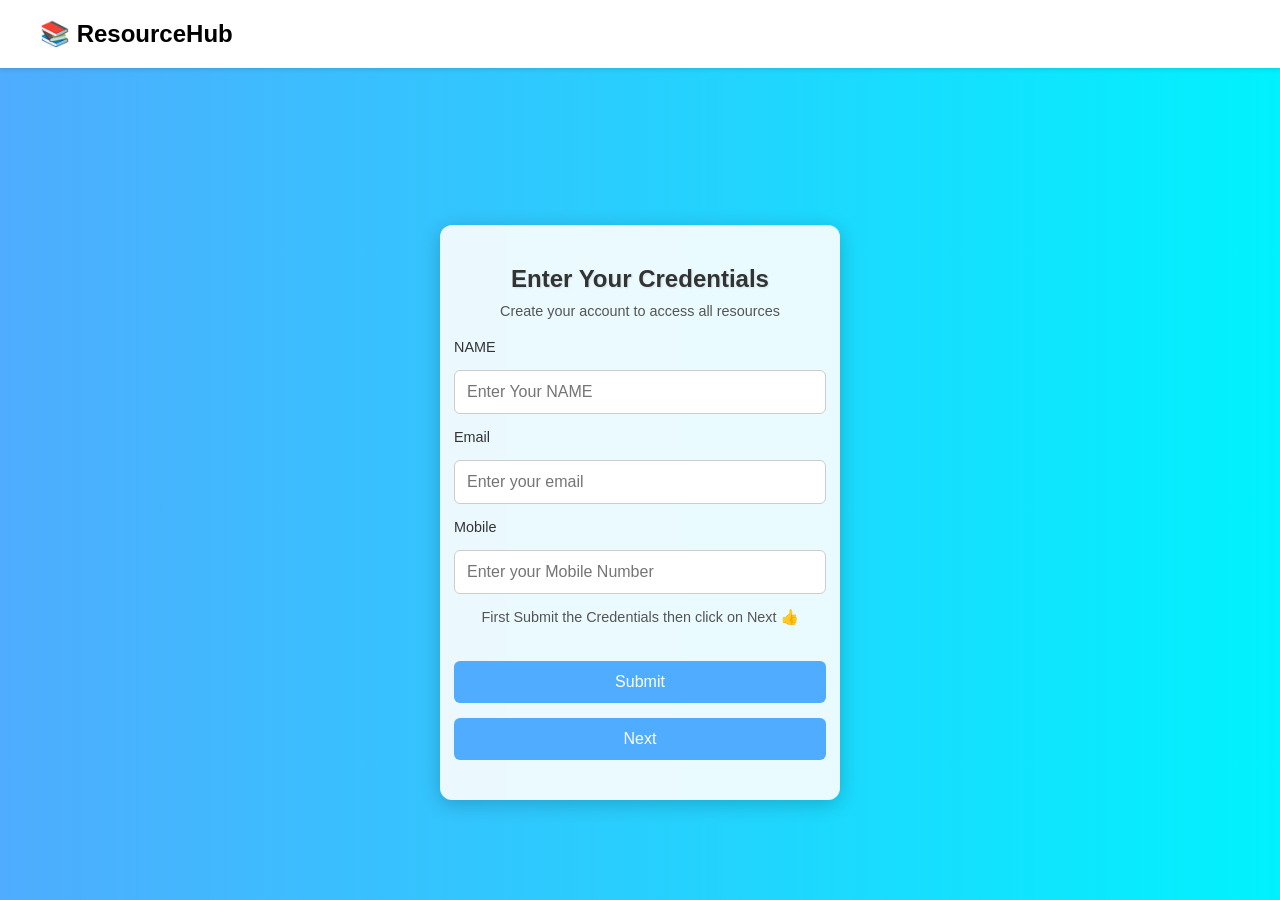
<file: index.html>
<!DOCTYPE html>
<html lang="en">

<head>
    <meta charset="UTF-8">
    <meta name="viewport" content="width=device-width, initial-scale=1.0">
    <title>Sign up for ResourceHub</title>
    <style>
        * {
            margin: 0;
            padding: 0;
            box-sizing: border-box;
        }

        body {
            font-family: Arial, sans-serif;
            background-color: #f7f7f7;
            display: flex;
            justify-content: center;
            align-items: center;
            height: 100vh;
        }

        header {
            position: absolute;
            top: 0;
            width: 100%;
            padding: 20px 40px;
            display: flex;
            justify-content: space-between;
            align-items: center;
            background-color: white;
            box-shadow: 0 2px 4px rgba(0, 0, 0, 0.1);
        }

        .logo {
            font-size: 1.5em;
            font-weight: bold;
            display: flex;
            align-items: center;
            gap: 5px;
        }

        nav a {
            margin-left: 20px;
            text-decoration: none;
            color: black;
            font-size: 1em;
        }

        main {
            width: 100%;
            display: flex;
            justify-content: center;
            align-items: center;
            margin: 10px;
        }

        .signup-container {
            margin-top: 150px;
            margin-bottom: 25px;
            background-color: white;
            padding: 40px 14px;
            border-radius: 8px;
            box-shadow: 0 2px 10px rgba(0, 0, 0, 0.1);
            width: 400px;
            text-align: center;
        }

        .signup-container h2 {
            font-size: 1.5em;
            margin-bottom: 10px;
        }

        .signup-container p {
            font-size: 0.9em;
            color: #777;
            margin-bottom: 20px;
        }

        .signup-container form {
            display: flex;
            flex-direction: column;
            gap: 15px;
        }

        .signup-container label {
            text-align: left;
            font-size: 0.9em;
            color: #333;
        }

        .signup-container input {
            padding: 10px;
            border: 1px solid #ccc;
            border-radius: 4px;
            font-size: 0.9em;
        }

        .signup-container button {
            background-color: #333;
            color: white;
            padding: 10px;
            border: none;
            border-radius: 4px;
            cursor: pointer;
            font-size: 1em;
            display: flex;
            justify-content: center;
            align-items: center;
            gap: 5px;
        }

        .signup-container button:hover {
            background-color: #555;
        }

        .additional-links {
            margin-top: 20px;
            font-size: 0.9em;
            color: #777;
        }

        .additional-links a {
            color: #333;
            text-decoration: none;
        }

        .additional-links a:hover {
            text-decoration: underline;
        }

        @keyframes fadeIn {
            from {
                opacity: 0;
                transform: translateY(20px);
            }

            to {
                opacity: 1;
                transform: translateY(0);
            }
        }

        .signup-container {
            animation: fadeIn 0.5s ease-in-out;
        }

        .signup-container input:focus {
            border-color: #333;
            box-shadow: 0 0 5px rgba(51, 51, 51, 0.5);
            transition: border-color 0.3s, box-shadow 0.3s;
        }

        .signup-container button {
            transition: background-color 0.3s, transform 0.3s;
        }

        .signup-container button:hover {
            background-color: #555;
            transform: scale(1.05);
        }

        @keyframes buttonClick {
            0% {
                transform: scale(1);
            }

            50% {
                transform: scale(0.95);
            }

            100% {
                transform: scale(1);
            }
        }

        .signup-container button:active {
            animation: buttonClick 0.2s;
        }

        body {
            background: linear-gradient(to right, #4facfe, #00f2fe);
        }

        .signup-container {
            background-color: rgba(255, 255, 255, 0.9);
            border-radius: 12px;
            box-shadow: 0 4px 20px rgba(0, 0, 0, 0.2);
        }

        .signup-container h2 {
            color: #333;
            text-shadow: 1px 1px 2px rgba(0, 0, 0, 0.1);
        }

        .signup-container p {
            color: #555;
        }

        .signup-container input {
            padding: 12px;
            border: 1px solid #ccc;
            border-radius: 6px;
            font-size: 1em;
        }

        .signup-container input:focus {
            border-color: #4facfe;
            box-shadow: 0 0 5px rgba(79, 172, 254, 0.5);
        }

        .signup-container button {
            background-color: #4facfe;
            color: white;
            padding: 12px;
            border: none;
            border-radius: 6px;
            cursor: pointer;
            font-size: 1em;
        }

        .signup-container button:hover {
            background-color: #00f2fe;
        }

        .additional-links {
            color: #333;
        }

        .additional-links a {
            color: #4facfe;
            text-decoration: none;
        }

        .additional-links a:hover {
            text-decoration: underline;
        }
    </style>
    <script type="module" src="register.js" defer> </script>
</head>

<body>
    <header>
        <div class="logo">📚 ResourceHub</div>

    </header>
    <main>
        <div class="signup-container">
            <h2>Enter Your Credentials </h2>
            <p>Create your account to access all resources</p>
            <form method="post" name="google-sheet">



                <label for="NAME">NAME</label>
                <input type="text" id="mobile" name="NAME" placeholder="Enter Your NAME" required>
                <label for="email">Email</label>
                <input type="email" id="email" name="EMAIL" placeholder="Enter your email" required>

                <label for="MOBILE">Mobile</label>
                <input type="number" id="password" name="MOBILE" placeholder="Enter your Mobile Number" required>



                <p> First Submit the Credentials then click on Next &#128077</p>

                <button type="submit" value="submit" name="submit"> Submit</button>
                <button type="submit" value="Next" name="Next" onclick="window.location.href='home.html';">
                    Next</button>
            </form>


        </div>
    </main>
    <script>
        const scriptURL = 'https://script.google.com/macros/s/AKfycbzbEDq5I4tnAMSW4xk0r35O-JdNYagQxGk2_kUA25kzDWzprj7kZBfxSAYcme2Y_ZgzCg/exec'
        const form = document.forms['google-sheet']

        form.addEventListener('submit', e => {
            e.preventDefault()
            fetch(scriptURL, { method: 'POST', body: new FormData(form) })
                .then(response => alert("Thanks for Contacting us..! We Will Contact You Soon..."))

                .catch(error => console.error('Error!', error.message))
        })
    </script>
</body>

</html>
</file>
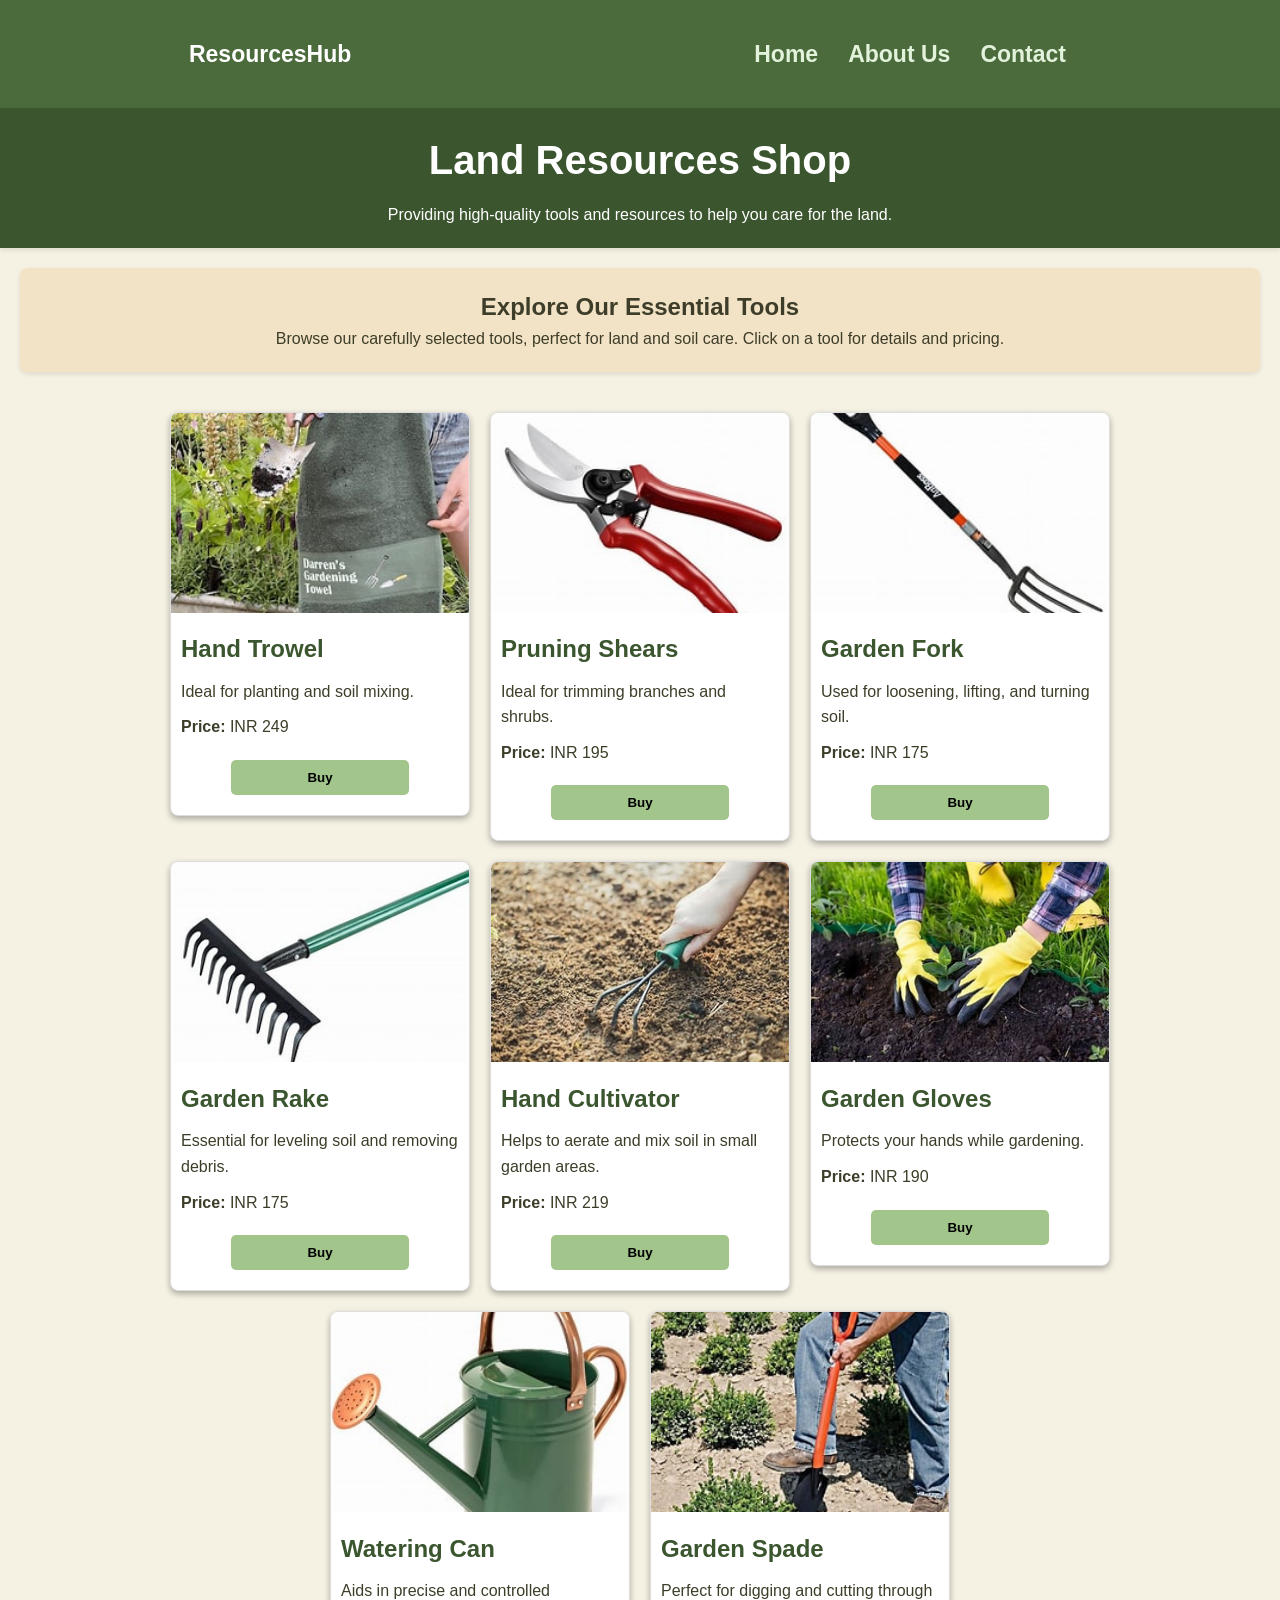
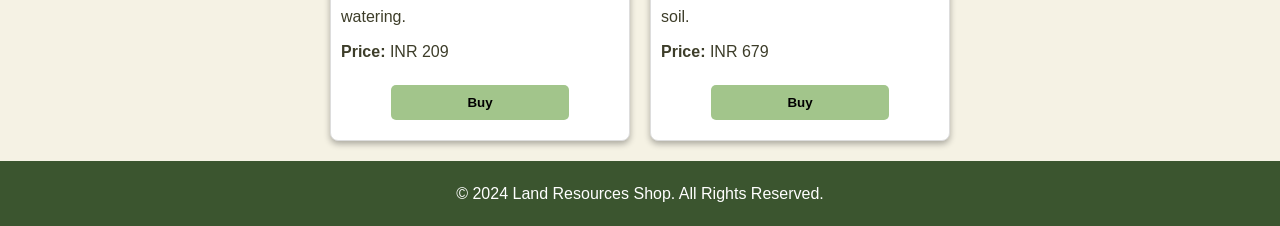
<file: gardening.html>
<!DOCTYPE html>
<html lang="en">

<head>
  <meta charset="UTF-8">
  <meta name="viewport" content="width=device-width, initial-scale=1.0">
  <title>Land Resources Shop</title>
  <style>
    * {
      margin: 0;
      padding: 0;
      box-sizing: border-box;
    }

    body {
      font-family: 'Arial', sans-serif;
      background-color: #f5f2e4;
      color: #3d3d29;
      line-height: 1.6;
    }

    header {
      background-color: #3b552f;
      color: #fff;
      padding: 20px;
      text-align: center;
      box-shadow: 0 2px 5px rgba(0, 0, 0, 0.1);
    }

    h1 {
      font-size: 2.5em;
      margin-bottom: 10px;
    }

    nav {
      height: 12vh;
      display: flex;
      justify-content: space-around;
      align-items: center;
      background-color: #4b6b3c;
    }

    nav ul {
      list-style-type: none;
      display: flex;
      justify-content: center;
      padding: 10px;
      margin: 0;
    }

    nav li {
      margin: 0 15px;
    }

    nav a {
      font-size: 23px;
      color: #e2f2db;
      text-decoration: none;
      font-weight: bold;
      transition: color 0.3s, transform 0.3s;
    }

    nav a:hover {
      color: #d4e5c0;
      transform: scale(1.1);
    }

    .intro {
      padding: 20px;
      text-align: center;
      background-color: #f2e3c6;
      border-radius: 8px;
      margin: 20px;
      box-shadow: 0 2px 5px rgba(0, 0, 0, 0.1);
    }

    #tools {
      display: flex;
      flex-wrap: wrap;
      justify-content: center;
      gap: 20px;
      padding: 20px;
    }

    .tool {
      background-color: #fff;
      border: 1px solid #ddd;
      border-radius: 8px;
      width: 300px;
      height: fit-content;
      overflow: hidden;
      transition: transform 0.2s, box-shadow 0.2s;
      box-shadow: 0 3px 6px rgba(0, 0, 0, 0.3);
    }

    .tool:hover {
      transform: translateY(-5px) scale(2);
      box-shadow: 0 6px 15px rgba(0, 0, 0, 0.3);
      background-color: #e8f5e9;
      border-color: #a5d6a7;
    }

    .tool img {
      width: 100%;
      height: 200px;
      object-fit: cover;
    }

    .tool h3 {
      font-size: 1.5em;
      margin: 10px;
      color: #3b552f;
    }

    .tool:hover h3 {
      color: #2e7d32;
    }

    .tool p {
      margin: 10px;
    }

    .buy-button {
      width: 60%;
      padding: 10px;
      background-color: #a2c58b;
      color: black;
      border: none;
      border-radius: 5px;
      cursor: pointer;
      transition: background-color 0.3s, transform 0.3s;
      margin: 20px auto;
      display: block;
      text-align: center;
      font-weight: bold;
    }

    .buy-button:hover {
      background-color: #8eb16d;
      transform: scale(1.05);
    }

    footer {
      color: #fff;
      background-color: #3b552f;
      text-align: center;
      padding: 20px;
      position: relative;
      bottom: 0;
      width: 100%;
    }


    @keyframes fadeIn {
      from {
        opacity: 0;
        transform: translateY(-20px);
      }

      to {
        opacity: 1;
        transform: translateY(0);
      }
    }

    .header,
    .intro {
      animation: fadeIn 1s ease-in-out;
    }

    .tool {
      opacity: 0;
      transform: translateY(20px);
      animation: slideIn 0.5s ease forwards;
      animation-delay: var(--delay);
    }

    @keyframes slideIn {
      from {
        opacity: 0;
        transform: translateY(20px);
      }

      to {
        opacity: 1;
        transform: translateY(0);
      }
    }

    .buy-button {
      transition: background-color 0.3s, transform 0.3s;
    }

    .buy-button:hover {
      background-color: #8eb16d;
      transform: scale(1.1) rotate(2deg);
    }
  </style>
</head>

<body>
  <nav>
    <div class="left" style="color: white; font-size: 23px; font-weight: bold;">ResourcesHub</div>
    <ul>
      <li><a href="home.html">Home</a></li>
      <li><a href="about.html">About Us</a></li>
      <li><a href="contact.html">Contact</a></li>
    </ul>
  </nav>

  <header>
    <h1>Land Resources Shop</h1>
    <p>Providing high-quality tools and resources to help you care for the land.</p>
  </header>

  <section class="intro">
    <h2>Explore Our Essential Tools</h2>
    <p>Browse our carefully selected tools, perfect for land and soil care. Click on a tool for details and pricing.
    </p>
  </section>

  <section id="tools">
    <!-- Tool 1 -->
    <div class="tool">
      <img src="handtowel.jpg" alt="Hand Trowel">
      <h3>Hand Trowel</h3>
      <p>Ideal for planting and soil mixing.</p>
      <p><strong>Price:</strong> INR 249</p>
      <button class="buy-button"
        onclick="window.location.href='https://www.amazon.in/Amazon-Brand-Solimo-Sunshine-Paradise/dp/B01N63IONN'">Buy</button>
    </div>

    <!-- Tool 2 -->
    <div class="tool">
      <img src="Pruning Shears.jpg" alt="Pruning Shears">
      <h3>Pruning Shears</h3>
      <p class="description">Ideal for trimming branches and shrubs.</p>
      <p><strong>Price:</strong> INR 195</p>
      <button class="buy-button"
        onclick="window.location.href='https://www.amazon.in/Garden-Cutter-Pruning-Shears-Gardening/dp/B0DB4WP14H'">Buy</button>
    </div>

    <!-- Tool 3 -->
    <div class="tool">
      <img src="Garden Fork.jpg" alt="Garden Fork">
      <h3>Garden Fork</h3>
      <p class="description">Used for loosening, lifting, and turning soil.</p>
      <p><strong>Price:</strong> INR 175</p>
      <button class="buy-button"
        onclick="window.location.href='https://www.amazon.in/Weeding-Gardening-Preventive-Suitable-GTS076/dp/B0CH9QNYGJ'">Buy</button>
    </div>

    <!-- Tool 4 -->
    <div class="tool">
      <img src="Garden Rake.jpg" alt="Garden Rake">
      <h3>Garden Rake</h3>
      <p class="description">Essential for leveling soil and removing debris.</p>
      <p><strong>Price:</strong> INR 175</p>
      <button class="buy-button" onclick="window.location.href='#'">Buy</button>
    </div>

    <!-- Tool 5 -->
    <div class="tool">
      <img src="Hand Cultivator.jpg" alt="Hand Cultivator">
      <h3>Hand Cultivator</h3>
      <p class="description">Helps to aerate and mix soil in small garden areas.</p>
      <p><strong>Price:</strong> INR 219</p>
      <button class="buy-button"
        onclick="window.location.href='https://www.amazon.in/UGAOO-Durable-Gardening-Hand-Tool/dp/B0BQYX6MLN'">Buy</button>
    </div>

    <!-- Tool 6 -->
    <div class="tool">
      <img src="Garden Gloves.jpg" alt="Garden Gloves">
      <h3>Garden Gloves</h3>
      <p class="description">Protects your hands while gardening.</p>
      <p><strong>Price:</strong> INR 190</p>
      <button class="buy-button"
        onclick="window.location.href='https://www.amazon.in/FreshDcart-Washable-Fingertips-Planting-Gardening/dp/B07T2TT733'">Buy</button>
    </div>

    <!-- Tool 7 -->
    <div class="tool">
      <img src="Watering Can.jpg" alt="Watering Can">
      <h3>Watering Can</h3>
      <p class="description">Aids in precise and controlled watering.</p>
      <p><strong>Price:</strong> INR 209</p>
      <button class="buy-button"
        onclick="window.location.href='https://www.amazon.in/Ocean-Mart-Watering-Can-Built/dp/B0CVQDP12X'">Buy</button>
    </div>

    <!-- Tool 8 -->
    <div class="tool">
      <img src="spade3.jpg" alt="Garden Spade">
      <h3>Garden Spade</h3>
      <p class="description">Perfect for digging and cutting through soil.</p>
      <p><strong>Price:</strong> INR 679</p>
      <button class="buy-button"
        onclick="window.location.href='https://www.amazon.in/Kraft-Seeds-Garden-Tool-KIT013/dp/B01MTV32UR'">Buy</button>
    </div>



  </section>

  <footer>
    <p>&copy; 2024 Land Resources Shop. All Rights Reserved.</p>
  </footer>
</body>

</html>
</file>
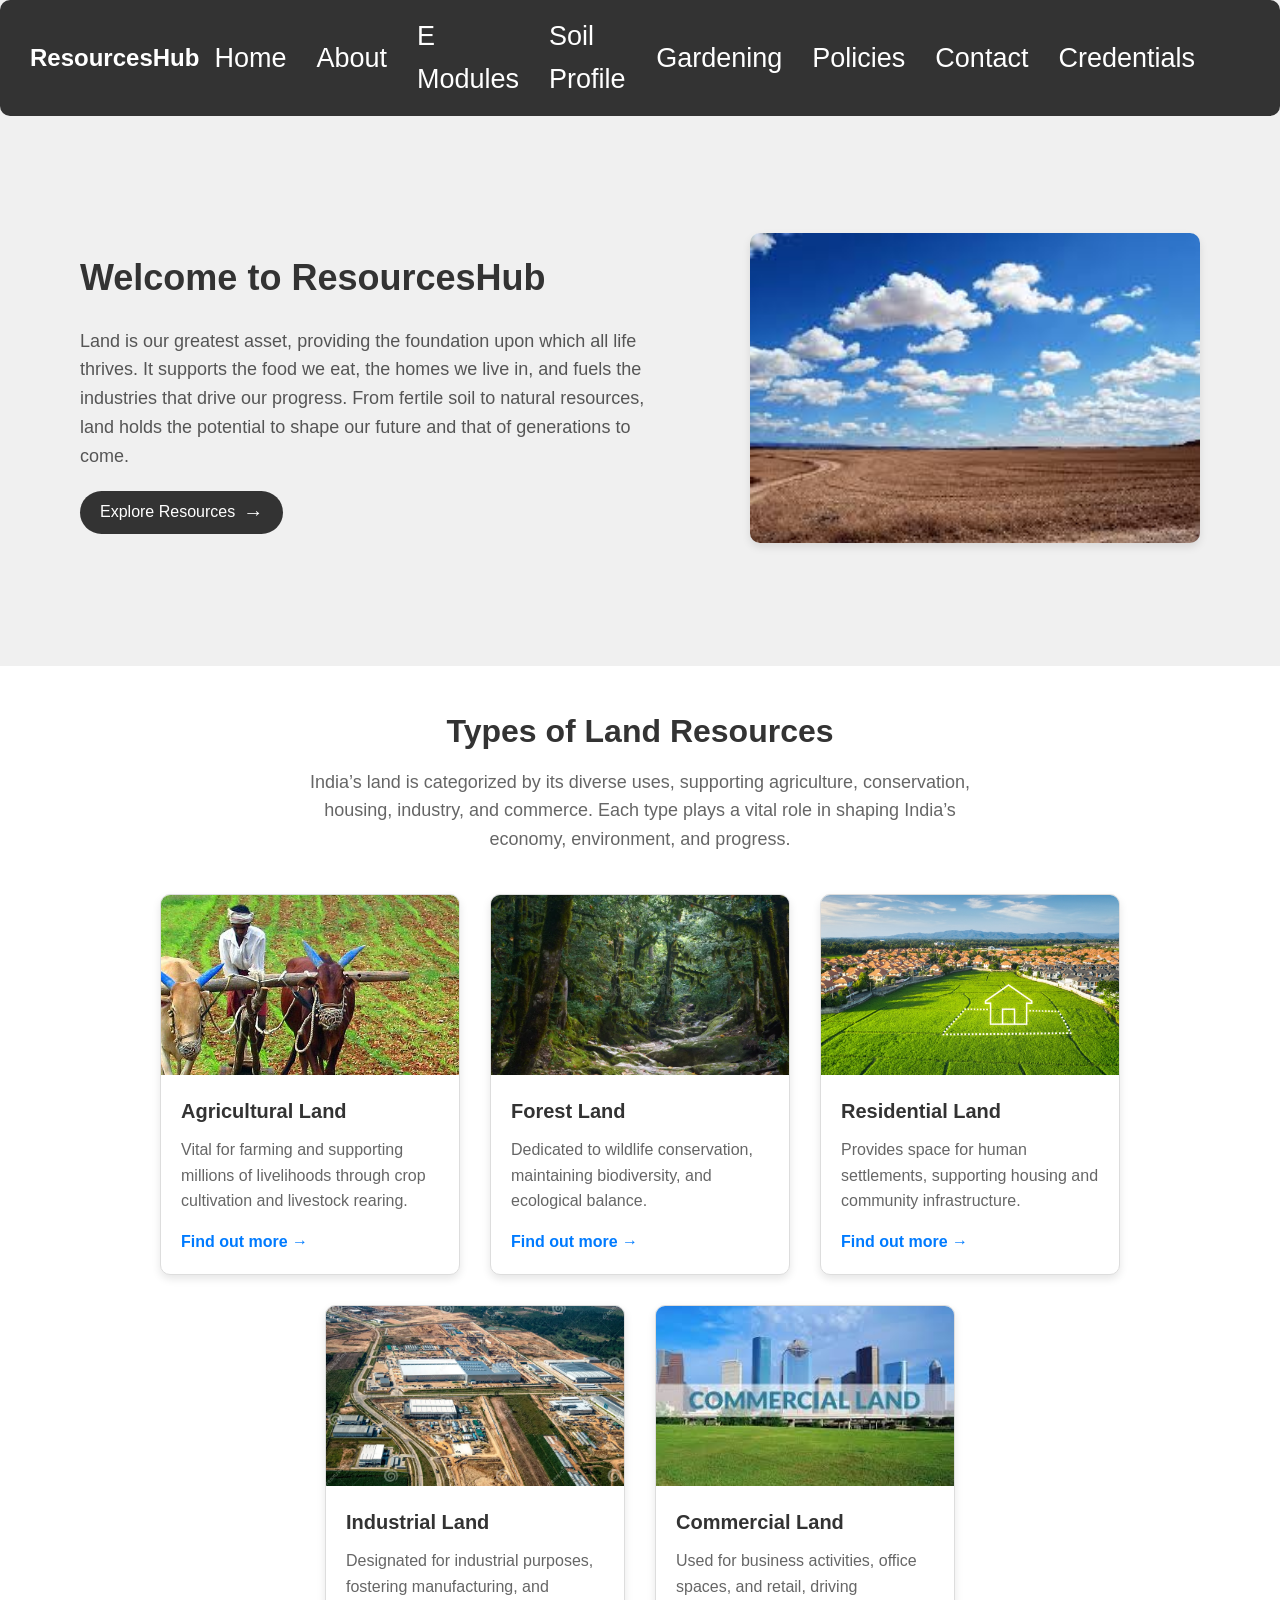
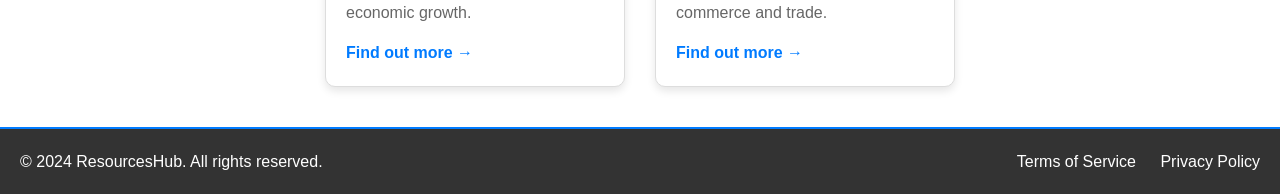
<file: home.html>
<!DOCTYPE html>
<html lang="en">

<head>
    <meta charset="UTF-8">
    <meta name="viewport" content="width=device-width, initial-scale=1.0">
    <title>Land Resources - ResourcesHub</title>
    <link rel="stylesheet" href="style.css">
    <style>
        * {
            margin: 0;
            padding: 0;
            box-sizing: border-box;
            font-family: Arial, sans-serif;
        }

        body {
            display: flex;
            flex-direction: column;
            align-items: center;
            justify-content: center;
            min-height: 100vh;
            background-color: #f0f0f0;
        }

        header {
            border-radius: 10px;
            width: 100%;
            background-color: #333;
            padding: 15px 30px;
            color: white;
            display: flex;
            justify-content: space-between;
            align-items: center;
        }

        .logo {
            font-size: 1.5em;
            font-weight: bold;
        }

        nav {
            display: flex;
            align-items: center;
            justify-content: space-between;
            width: 100%;
        }

        .nav-links {
            font-size: 27px;
            list-style: none;
            display: flex;
        }

        .nav-links li {
            margin: 0 15px;
        }

        .nav-links a {
            color: white;
            text-decoration: none;
            font-size: 1em;
        }

        .auth-buttons {
            display: flex;
            gap: 10px;
        }

        .login-btn,
        .signup-btn {
            padding: 8px 16px;
            font-size: 0.9em;
            color: white;
            background-color: #007bff;
            border: none;
            border-radius: 4px;
            cursor: pointer;
        }

        .signup-btn {
            background-color: #28a745;
        }

        .login-btn:hover {
            background-color: #0056b3;
        }

        .signup-btn:hover {
            background-color: #218838;
        }

        .nav-links a {
            color: white;
            text-decoration: none;
            font-size: 1em;
            transition: color 0.3s ease;
        }

        .nav-links a:hover {
            color: #ffcc00;
            transform: scale(1.1);
            transition: all 0.3s ease;
        }

        .intro-section {
            opacity: 0;
            transform: translateY(20px);
            animation: fadeIn 1s forwards;
        }

        @keyframes fadeIn {
            to {
                opacity: 1;
                transform: translateY(0);
            }
        }


        .card {
            transition: transform 0.3s ease, box-shadow 0.3s ease;
        }

        .card:hover {
            transform: scale(1.05);
            box-shadow: 0 4px 15px rgba(0, 0, 0, 0.2);
        }

        .explore-button {
            transition: background-color 0.3s ease, transform 0.3s ease;
        }

        .explore-button:hover {
            background-color: #0056b3;
            transform: translateY(-2px);
        }

        .nav-links {
            opacity: 0;
            transform: translateX(-20px);
            animation: slideIn 0.5s forwards;
        }

        @keyframes slideIn {
            to {
                opacity: 1;
                transform: translateX(0);
            }
        }
    </style>
</head>

<body>
    <header>
        <nav>
            <div class="logo"><a style="text-decoration: none; color: white;" href="index.html">ResourcesHub</a></div>
            <ul class="nav-links"
                style="display: flex; justify-content: center; align-items: center; margin-right: 40px;">
                <li><a href="home.html">Home</a></li>
                <li><a href="about.html">About</a></li>
                <li><a href="module.html">E Modules</a></li>
                <li><a href="soilprofile.html">Soil Profile</a></li>
                <li><a href="gardening.html">Gardening</a></li>
                <li><a href="policies.html">Policies</a></li>
                <li><a href="contact.html">Contact</a></li>
                <li><a href="index.html">Credentials</a></li>
            </ul>

        </nav>
    </header>

    <main>
        <section class="intro-section">
            <div class="intro-content">
                <h1>Welcome to ResourcesHub</h1>
                <p>
                    Land is our greatest asset, providing the foundation upon which all life thrives. It supports the
                    food we eat, the homes we live in, and fuels the industries that drive our progress. From fertile
                    soil to natural resources, land holds the potential to shape our future and that of generations to
                    come.
                </p>
                <button class="explore-button">
                    Explore Resources
                    <span class="arrow-icon">&#8594;</span>
                </button>
            </div>
            <div class="intro-image">
                <img src="Land Image.jpg" alt="Land resources">
            </div>
        </section>

        <section class="types-section">
            <h2>Types of Land Resources</h2>
            <p class="types-description">
                India’s land is categorized by its diverse uses, supporting agriculture, conservation, housing,
                industry, and commerce. Each type plays a vital role in shaping India’s economy, environment, and
                progress.
            </p>
            <div class="cards-container">
                <div class="card">
                    <div class="card-image" style="background-image: url(Agriculture\ land.jpg);"></div>
                    <div class="card-details">
                        <h3>Agricultural Land</h3>
                        <p>Vital for farming and supporting millions of livelihoods through crop cultivation and
                            livestock rearing.</p>
                        <a href="https://en.wikipedia.org/wiki/Agricultural_land" target="_blank">Find out more →</a>
                    </div>
                </div>
                <div class="card">
                    <div class="card-image" style="background-image: url(Forest\ land.webp);"></div>
                    <div class="card-details">
                        <h3>Forest Land</h3>
                        <p>Dedicated to wildlife conservation, maintaining biodiversity, and ecological balance.</p>
                        <a href="https://en.wikipedia.org/wiki/Forest" target="_blank">Find out more →</a>
                    </div>
                </div>
                <div class="card">
                    <div class="card-image" style="background-image: url(Residential-Land.jpg);"></div>
                    <div class="card-details">
                        <h3>Residential Land</h3>
                        <p>Provides space for human settlements, supporting housing and community infrastructure.</p>
                        <a href="https://en.wikipedia.org/wiki/Residential_area" target="_blank">Find out more →</a>
                    </div>
                </div>
                <div class="card">
                    <div class="card-image" style="background-image: url(Industrial\ Land.webp);"></div>
                    <div class="card-details">
                        <h3>Industrial Land</h3>
                        <p>Designated for industrial purposes, fostering manufacturing, and economic growth.</p>
                        <a href="https://en.wikipedia.org/wiki/Industrial" target="_blank">Find out more →</a>
                    </div>
                </div>
                <div class="card">
                    <div class="card-image" style="background-image: url(Commercial\ Land.jpg);"></div>
                    <div class="card-details">
                        <h3>Commercial Land</h3>
                        <p>Used for business activities, office spaces, and retail, driving commerce and trade.</p>
                        <a href="https://en.wikipedia.org/wiki/Commercial_property" target="_blank">Find out more →</a>
                    </div>
                </div>
            </div>
        </section>
    </main>

    <footer class="footer">
        <p>&copy; 2024 ResourcesHub. All rights reserved.</p>
        <div class="footer-links">
            <a href="#">Terms of Service</a>
            <a href="#">Privacy Policy</a>
        </div>
    </footer>
</body>

</html>
</file>
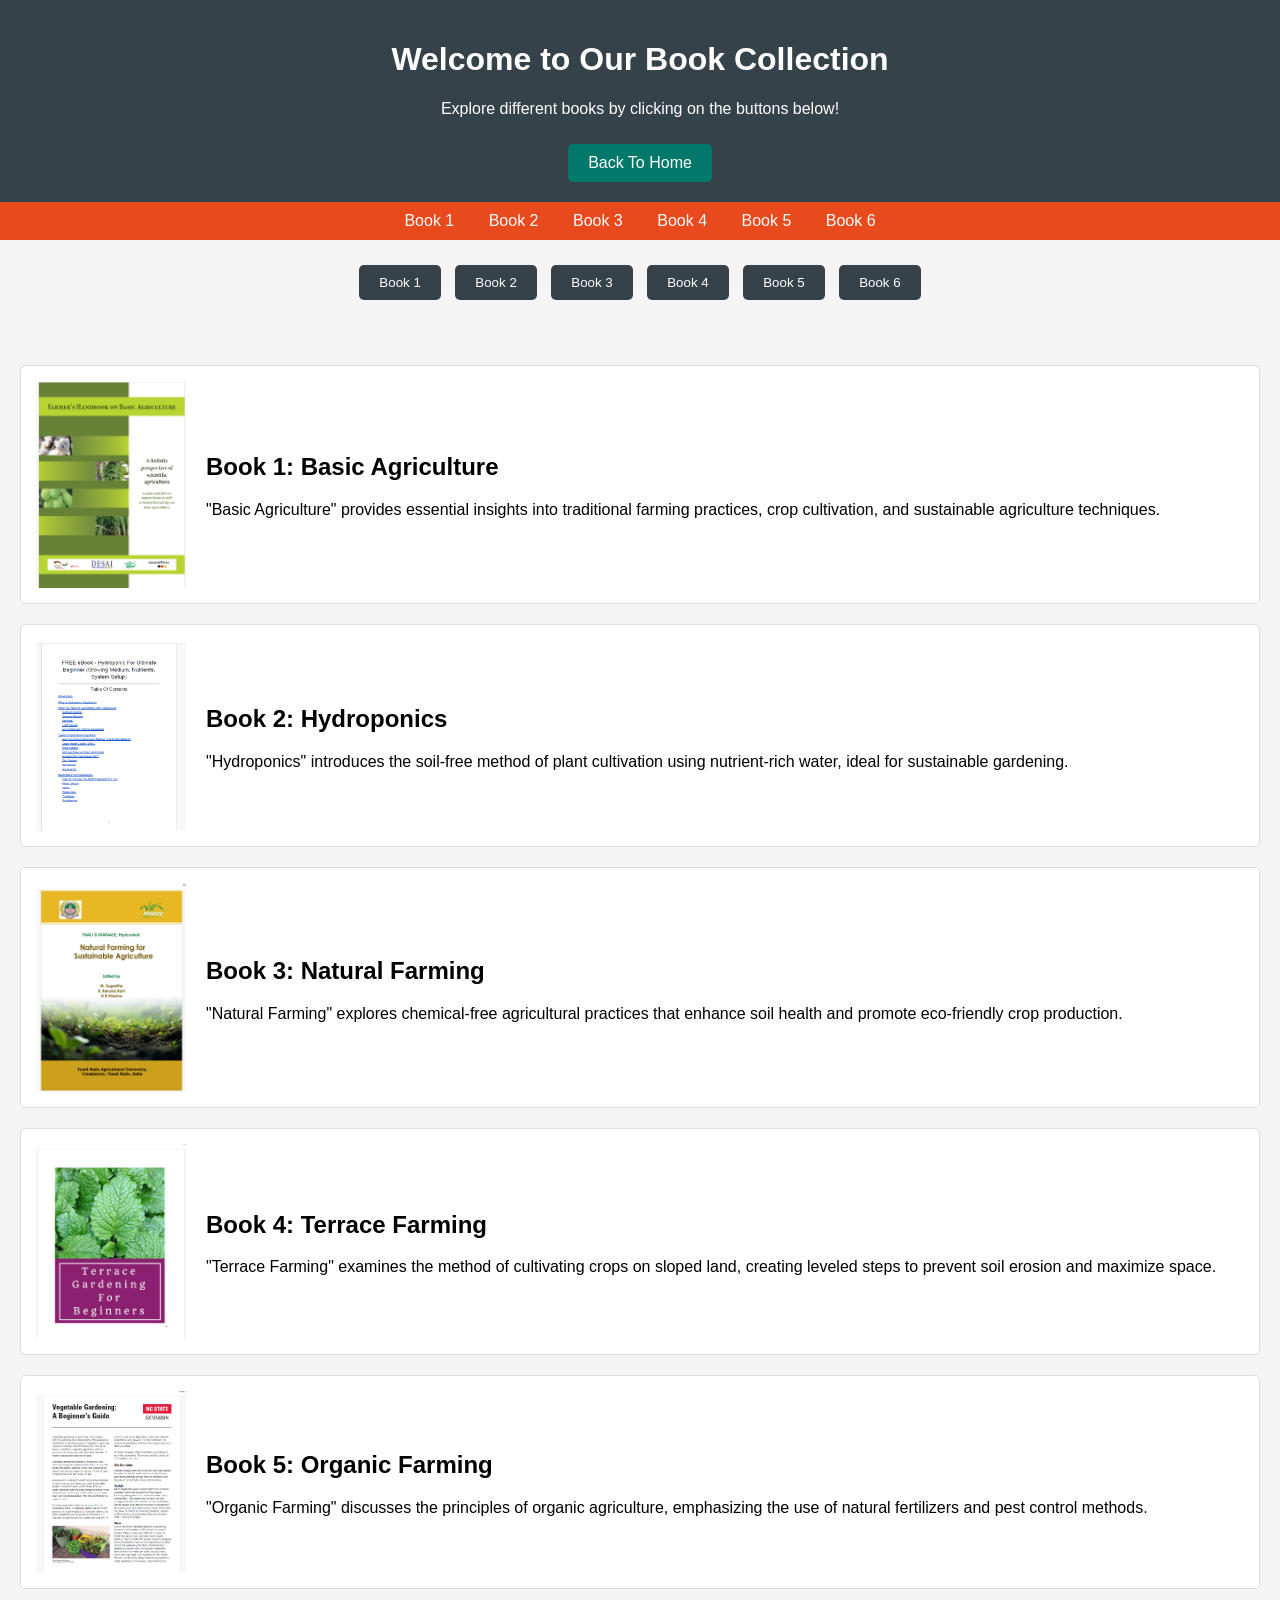
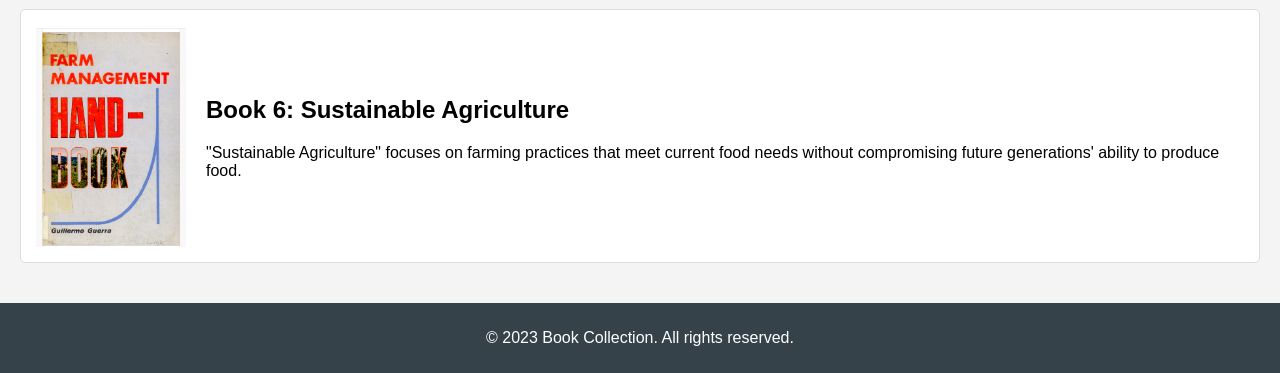
<file: module.html>
<!DOCTYPE html>
<html lang="en">

<head>
    <meta charset="UTF-8">
    <meta name="viewport" content="width=device-width, initial-scale=1.0">
    <title>Book Collection</title>
    <!-- <link rel="stylesheet" href="styles.css"> Link to external CSS file -->
    <style>
        body {
            font-family: Arial, sans-serif;
            margin: 0;
            padding: 0;
            background-color: #f4f4f4;
        }

        header {
            background: #35424a;
            color: #ffffff;
            padding: 20px 0;
            text-align: center;
            animation: fadeIn 1s ease-in;
        }

        nav {
            background: #e8491d;
            padding: 10px 0;
            text-align: center;
        }

        nav a {
            color: #ffffff;
            margin: 0 15px;
            text-decoration: none;
            transition: color 0.3s;
        }

        nav a:hover {
            color: #ffd700;
            /* Change color on hover */
        }

        .button-container {
            text-align: center;
            margin: 20px 0;
        }

        .book-btn {
            background: #35424a;
            color: #ffffff;
            border: none;
            padding: 10px 20px;
            margin: 5px;
            cursor: pointer;
            transition: background 0.3s, transform 0.3s, box-shadow 0.3s;
            border-radius: 5px;
            /* Rounded corners */
        }

        .book-btn:hover {
            background: #e8491d;
            transform: scale(1.05);
            box-shadow: 0 4px 15px rgba(0, 0, 0, 0.3);
            /* Shadow effect */
        }

        main {
            padding: 20px;
        }

        .book-section {
            background: #ffffff;
            border: 1px solid #dddddd;
            margin: 20px 0;
            padding: 15px;
            border-radius: 5px;
            display: flex;
            align-items: center;
            transition: transform 0.3s, box-shadow 0.3s;
            animation: slideIn 0.5s ease-in-out;
            /* Slide in animation */
        }

        .book-section:hover {
            transform: translateY(-5px);
            box-shadow: 0 4px 15px rgba(0, 0, 0, 0.2);
            /* Shadow effect on hover */
        }

        .book-section img {
            max-width: 150px;
            margin-right: 20px;
            transition: transform 0.3s;
        }

        .book-section:hover img {
            transform: scale(1.1);
            /* Image zoom on hover */
        }

        .book-info {
            flex: 1;
        }

        footer {
            text-align: center;
            padding: 10px 0;
            background: #35424a;
            color: #ffffff;
            position: relative;
            bottom: 0;
            width: 100%;
        }

        .back-home-btn {
            display: inline-block;
            background-color: #00796b;
            color: white;
            padding: 10px 20px;
            text-decoration: none;
            border-radius: 5px;
            font-size: 1em;
            transition: background-color 0.3s, transform 0.3s;
            margin-top: 10px;
        }

        .back-home-btn:hover {
            background-color: #004d40;
            transform: scale(1.05);
        }

        @keyframes fadeIn {
            from {
                opacity: 0;
            }

            to {
                opacity: 1;
            }
        }

        @keyframes slideIn {
            from {
                transform: translateY(20px);
                opacity: 0;
            }

            to {
                transform: translateY(0);
                opacity: 1;
            }
        }
    </style>
</head>

<body>
    <header>
        <h1>Welcome to Our Book Collection</h1>
        <p>Explore different books by clicking on the buttons below!</p>
        <a href="home.html" class="back-home-btn">Back To Home</a>
    </header>

    <nav>
        <a href="#book1">Book 1</a>
        <a href="#book2">Book 2</a>
        <a href="#book3">Book 3</a>
        <a href="#book4">Book 4</a>
        <a href="#book5">Book 5</a>
        <a href="#book6">Book 6</a>
    </nav>

    <div class="button-container">
        <button class="book-btn"
            onclick="window.location.href='https://drive.google.com/file/d/1B_HmjqVRA2fG9iK5sSSzjepf4azqTqj5/view?usp=sharing'">Book
            1</button>
        <button class="book-btn"
            onclick="window.location.href='https://drive.google.com/file/d/1-sCfYM_eBB-UpbNCK4m6Qc17S2pQrlh8/view?usp=sharing'">Book
            2</button>
        <button class="book-btn"
            onclick="window.location.href='https://drive.google.com/file/d/1EW5spXMmdB8dbIkNkWUqf20G-fVB-8C8/view?usp=sharing'">Book
            3</button>
        <button class="book-btn"
            onclick="window.location.href='https://drive.google.com/file/d/1vUdKoMoA8W-e1eVbVEsaNIZHHTtXAJOr/view?usp=sharing'">Book
            4</button>
        <button class="book-btn"
            onclick="window.location.href='https://drive.google.com/file/d/1f_dTVygxF-TwAaXfSprGMwoSxv3-jeU4/view?usp=sharing'">Book
            5</button>
        <button class="book-btn"
            onclick="window.location.href='https://drive.google.com/file/d/1_z_-e-Cn60G-safp2DjsWhFcMR0Bloz3/view?usp=sharing'">Book
            6</button>
    </div>

    <!-- Book Information Sections -->
    <main>
        <section id="book1" class="book-section">
            <img src="basicagri.png" alt="Basic Agriculture Book Cover">
            <div class="book-info">
                <h2>Book 1: Basic Agriculture</h2>
                <p>"Basic Agriculture" provides essential insights into traditional farming practices, crop cultivation,
                    and sustainable agriculture techniques.</p>
            </div>
        </section>

        <section id="book2" class="book-section">
            <img src="Hydroponics1241.png" alt="Hydroponics Book Cover">
            <div class="book-info">
                <h2>Book 2: Hydroponics</h2>
                <p>"Hydroponics" introduces the soil-free method of plant cultivation using nutrient-rich water, ideal
                    for sustainable gardening.</p>
            </div>
        </section>

        <section id="book3" class="book-section">
            <img src="naturalfarm.png" alt="Natural Farming Book Cover">
            <div class="book-info">
                <h2>Book 3: Natural Farming</h2>
                <p>"Natural Farming" explores chemical-free agricultural practices that enhance soil health and promote
                    eco-friendly crop production.</p>
            </div>
        </section>

        <section id="book4" class="book-section">
            <img src="terracegardenin.png" alt="Terrace Farming Book Cover">
            <div class="book-info">
                <h2>Book 4: Terrace Farming</h2>
                <p>"Terrace Farming" examines the method of cultivating crops on sloped land, creating leveled steps to
                    prevent soil erosion and maximize space.</p>
            </div>
        </section>

        <section id="book5" class="book-section">
            <img src="vegetablegarden.png" alt="Organic Farming Book Cover">
            <div class="book-info">
                <h2>Book 5: Organic Farming</h2>
                <p>"Organic Farming" discusses the principles of organic agriculture, emphasizing the use of natural
                    fertilizers and pest control methods.</p>
            </div>
        </section>

        <section id="book6" class="book-section">
            <img src="farmmange.png" alt="Sustainable Agriculture Book Cover">
            <div class="book-info">
                <h2>Book 6: Sustainable Agriculture</h2>
                <p>"Sustainable Agriculture" focuses on farming practices that meet current food needs without
                    compromising future generations' ability to produce food.</p>
            </div>
        </section>
    </main>

    <footer>
        <p>&copy; 2023 Book Collection. All rights reserved.</p>
    </footer>
</body>

</html>
</file>
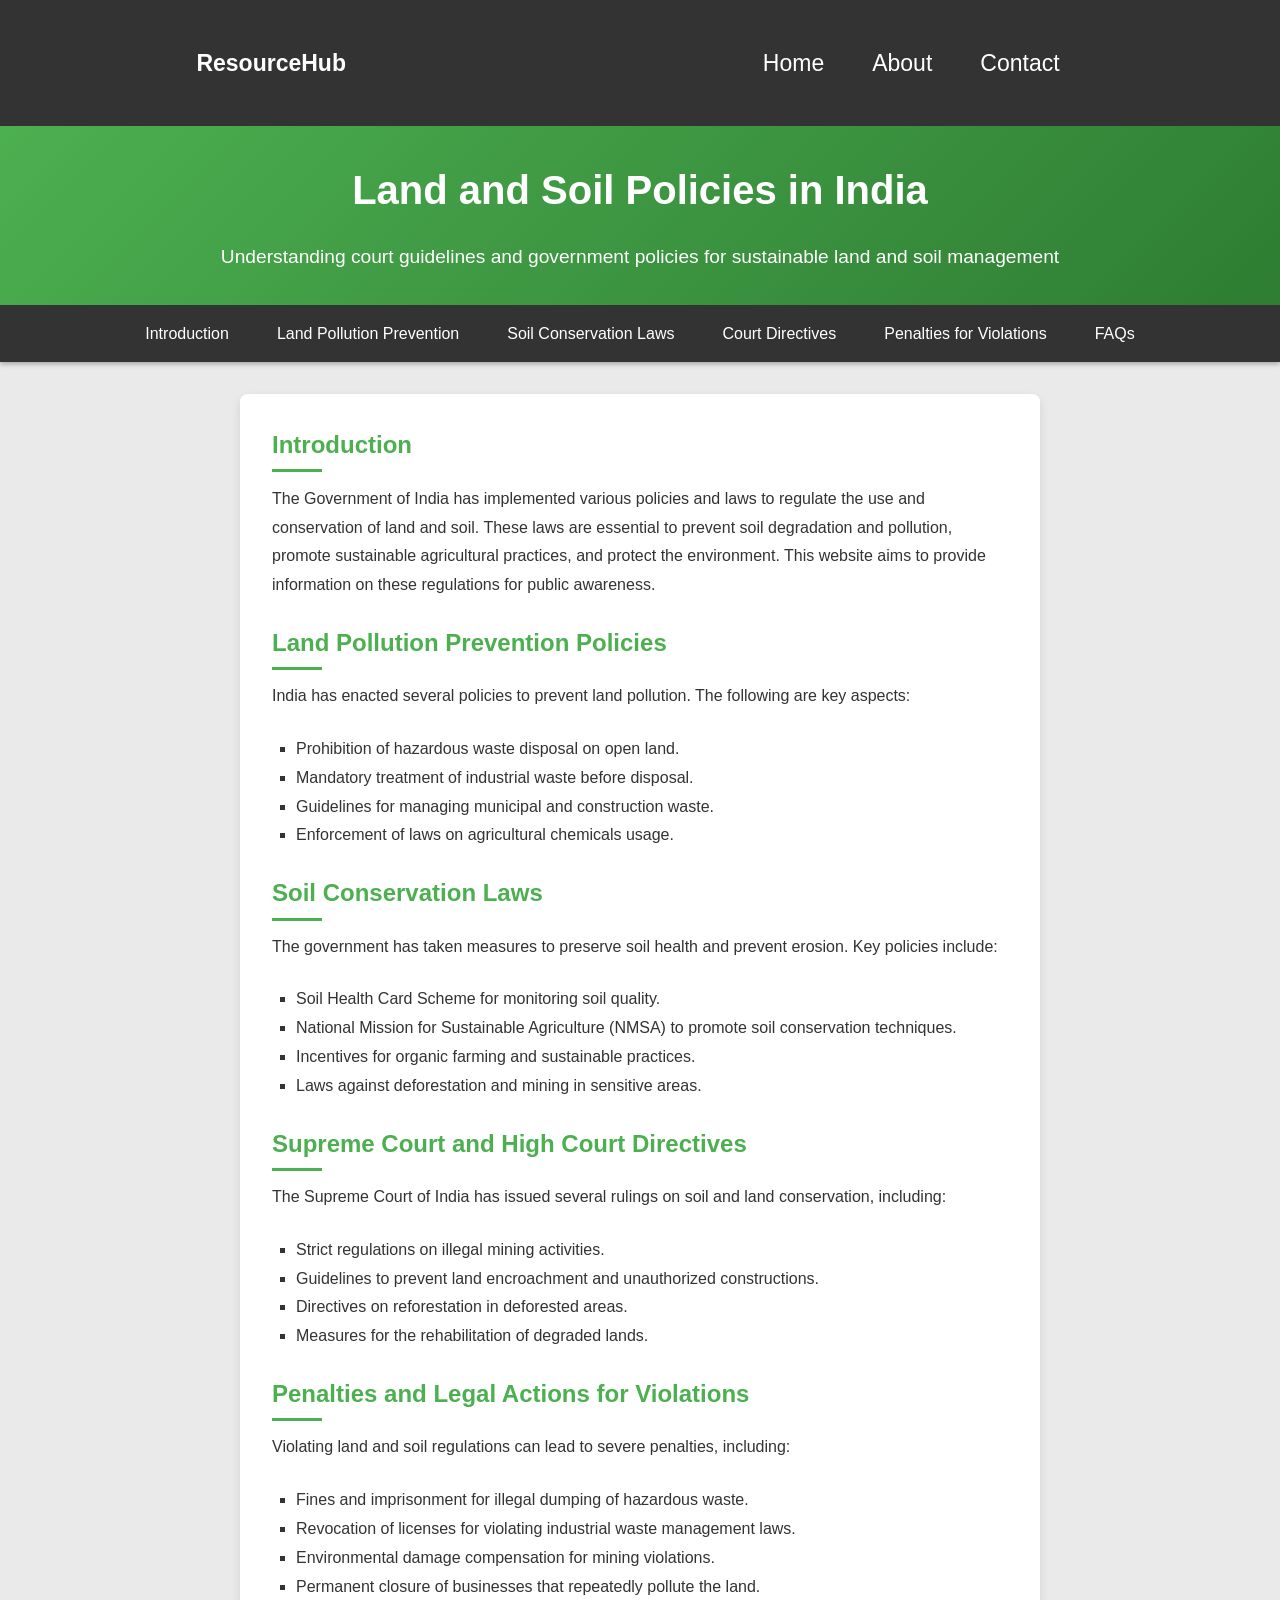
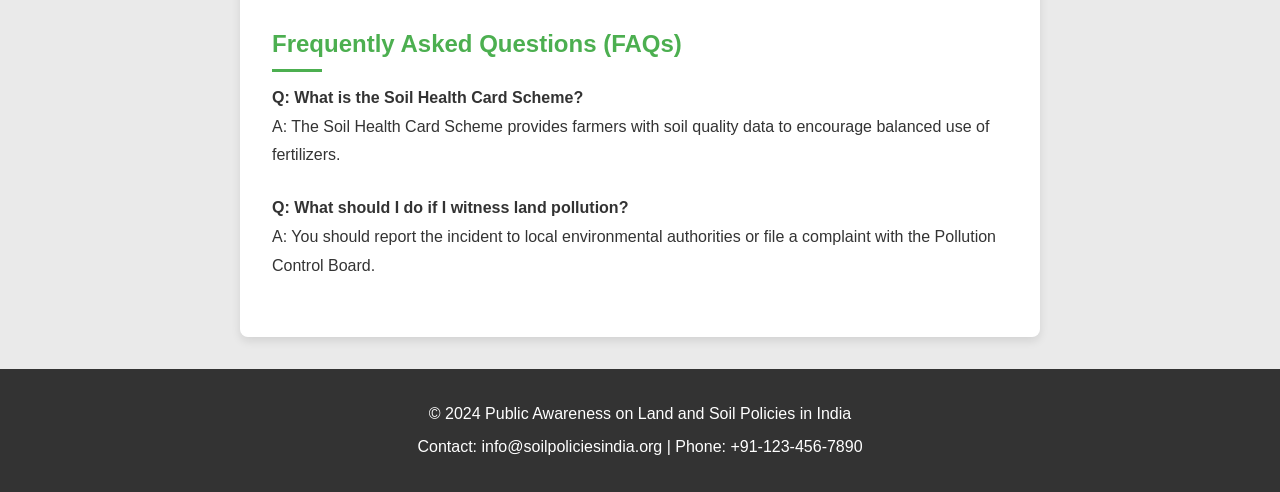
<file: policies.html>
<!DOCTYPE html>
<html lang="en">

<head>
  <meta charset="UTF-8">
  <meta name="viewport" content="width=device-width, initial-scale=1.0">
  <title>Land and Soil Policies of India</title>
  <style>
    * {
      margin: 0;
      padding: 0;
      box-sizing: border-box;
    }

    body {
      font-family: 'Arial', sans-serif;
      line-height: 1.6;
      background-color: #eaeaea;
      color: #333;
    }

    header {
      background: linear-gradient(135deg, #4CAF50, #2E7D32);
      color: white;
      padding: 2em 0;
      text-align: center;
      position: relative;
      overflow: hidden;
    }

    header h1 {
      font-size: 2.5em;
      margin-bottom: 0.5em;
      animation: fadeIn 1s ease-in-out;
    }

    header p {
      font-size: 1.2em;
      animation: fadeIn 1.5s ease-in-out;
    }

    nav {
      background-color: #333;
      color: white;
      box-shadow: 0 2px 5px rgba(0, 0, 0, 0.3);
    }

    nav ul {
      display: flex;
      justify-content: center;
      list-style: none;
      padding: 1em 0;
    }

    nav ul li {
      margin: 0 1.5em;
      position: relative;
    }

    nav ul li a {
      color: white;
      text-decoration: none;
      padding: 0.5em 0;
      transition: color 0.3s ease;
    }

    nav ul li a:hover {
      color: #4CAF50;
      text-shadow: 0 0 5px #fff;
    }

    main {
      padding: 2em;
      max-width: 800px;
      margin: 2em auto;
      background: white;
      border-radius: 8px;
      box-shadow: 0 4px 10px rgba(0, 0, 0, 0.1);
      animation: slideIn 0.5s ease-in-out;
    }

    main h2 {
      color: #4CAF50;
      margin-bottom: 0.5em;
      position: relative;
    }

    main h2::after {
      content: '';
      display: block;
      height: 3px;
      width: 50px;
      background: #4CAF50;
      margin-top: 5px;
      transition: width 0.4s ease;
    }

    main h2:hover::after {
      width: 100px;
    }

    main p,
    main ul {
      margin-bottom: 1.5em;
      line-height: 1.8;
    }

    main ul li {
      margin-left: 1.5em;
      list-style-type: square;
      transition: transform 0.3s ease;
    }

    main ul li:hover {
      transform: scale(1.05);
      color: #4CAF50;
    }

    footer {
      background-color: #333;
      color: white;
      text-align: center;
      padding: 1.5em 0;
      margin-top: 2em;
      position: relative;
    }

    footer p {
      margin: 0.5em 0;
      transition: transform 0.3s ease;
    }

    footer:hover {
      background-color: #444;
    }

    @keyframes fadeIn {
      from {
        opacity: 0;
        transform: translateY(-20px);
      }

      to {
        opacity: 1;
        transform: translateY(0);
      }
    }

    @keyframes slideIn {
      from {
        opacity: 0;
        transform: translateY(20px);
      }

      to {
        opacity: 1;
        transform: translateY(0);
      }
    }

    .navigation {
      display: flex;
      align-items: center;
      justify-content: space-around;
      height: 14vh;
    }
  </style>
</head>

<body>

  <nav class="navigation">
    <div class="left" style="font-size: 23px; color: white; font-weight: bold;">ResourceHub</div>
    <ul>
      <li><a style="font-size: 23px;" href="home.html">Home</a></li>
      <li><a style="font-size: 23px;" href="about.html">About</a></li>
      <li><a style="font-size: 23px;" href="contact.html">Contact</a></li>
    </ul>
  </nav>

  <header>
    <h1>Land and Soil Policies in India</h1>
    <p>Understanding court guidelines and government policies for sustainable land and soil management</p>
  </header>

  <nav>
    <ul>
      <li><a href="#introduction">Introduction</a></li>
      <li><a href="#pollution-prevention">Land Pollution Prevention</a></li>
      <li><a href="#soil-conservation">Soil Conservation Laws</a></li>
      <li><a href="#court-directives">Court Directives</a></li>
      <li><a href="#violations">Penalties for Violations</a></li>
      <li><a href="#faq">FAQs</a></li>
    </ul>
  </nav>

  <main>
    <section id="introduction">
      <h2>Introduction</h2>
      <p>The Government of India has implemented various policies and laws to regulate the use and conservation of land
        and soil. These laws are essential to prevent soil degradation and pollution, promote sustainable agricultural
        practices, and protect the environment. This website aims to provide information on these regulations for public
        awareness.</p>
    </section>

    <section id="pollution-prevention">
      <h2>Land Pollution Prevention Policies</h2>
      <p>India has enacted several policies to prevent land pollution. The following are key aspects:</p>
      <ul>
        <li>Prohibition of hazardous waste disposal on open land.</li>
        <li>Mandatory treatment of industrial waste before disposal.</li>
        <li>Guidelines for managing municipal and construction waste.</li>
        <li>Enforcement of laws on agricultural chemicals usage.</li>
      </ul>
    </section>

    <section id="soil-conservation">
      <h2>Soil Conservation Laws</h2>
      <p>The government has taken measures to preserve soil health and prevent erosion. Key policies include:</p>
      <ul>
        <li>Soil Health Card Scheme for monitoring soil quality.</li>
        <li>National Mission for Sustainable Agriculture (NMSA) to promote soil conservation techniques.</li>
        <li>Incentives for organic farming and sustainable practices.</li>
        <li>Laws against deforestation and mining in sensitive areas.</li>
      </ul>
    </section>

    <section id="court-directives">
      <h2>Supreme Court and High Court Directives</h2>
      <p>The Supreme Court of India has issued several rulings on soil and land conservation, including:</p>
      <ul>
        <li>Strict regulations on illegal mining activities.</li>
        <li>Guidelines to prevent land encroachment and unauthorized constructions.</li>
        <li>Directives on reforestation in deforested areas.</li>
        <li>Measures for the rehabilitation of degraded lands.</li>
      </ul>
    </section>

    <section id="violations">
      <h2>Penalties and Legal Actions for Violations</h2>
      <p>Violating land and soil regulations can lead to severe penalties, including:</p>
      <ul>
        <li>Fines and imprisonment for illegal dumping of hazardous waste.</li>
        <li>Revocation of licenses for violating industrial waste management laws.</li>
        <li>Environmental damage compensation for mining violations.</li>
        <li>Permanent closure of businesses that repeatedly pollute the land.</li>
      </ul>
    </section>

    <section id="faq">
      <h2>Frequently Asked Questions (FAQs)</h2>
      <p><strong>Q: What is the Soil Health Card Scheme?</strong><br>A: The Soil Health Card Scheme provides farmers
        with soil quality data to encourage balanced use of fertilizers.</p>
      <p><strong>Q: What should I do if I witness land pollution?</strong><br>A: You should report the incident to local
        environmental authorities or file a complaint with the Pollution Control Board.</p>
    </section>
  </main>

  <footer>
    <p>&copy; 2024 Public Awareness on Land and Soil Policies in India</p>
    <p>Contact: info@soilpoliciesindia.org | Phone: +91-123-456-7890</p>
  </footer>
</body>

</html>
</file>
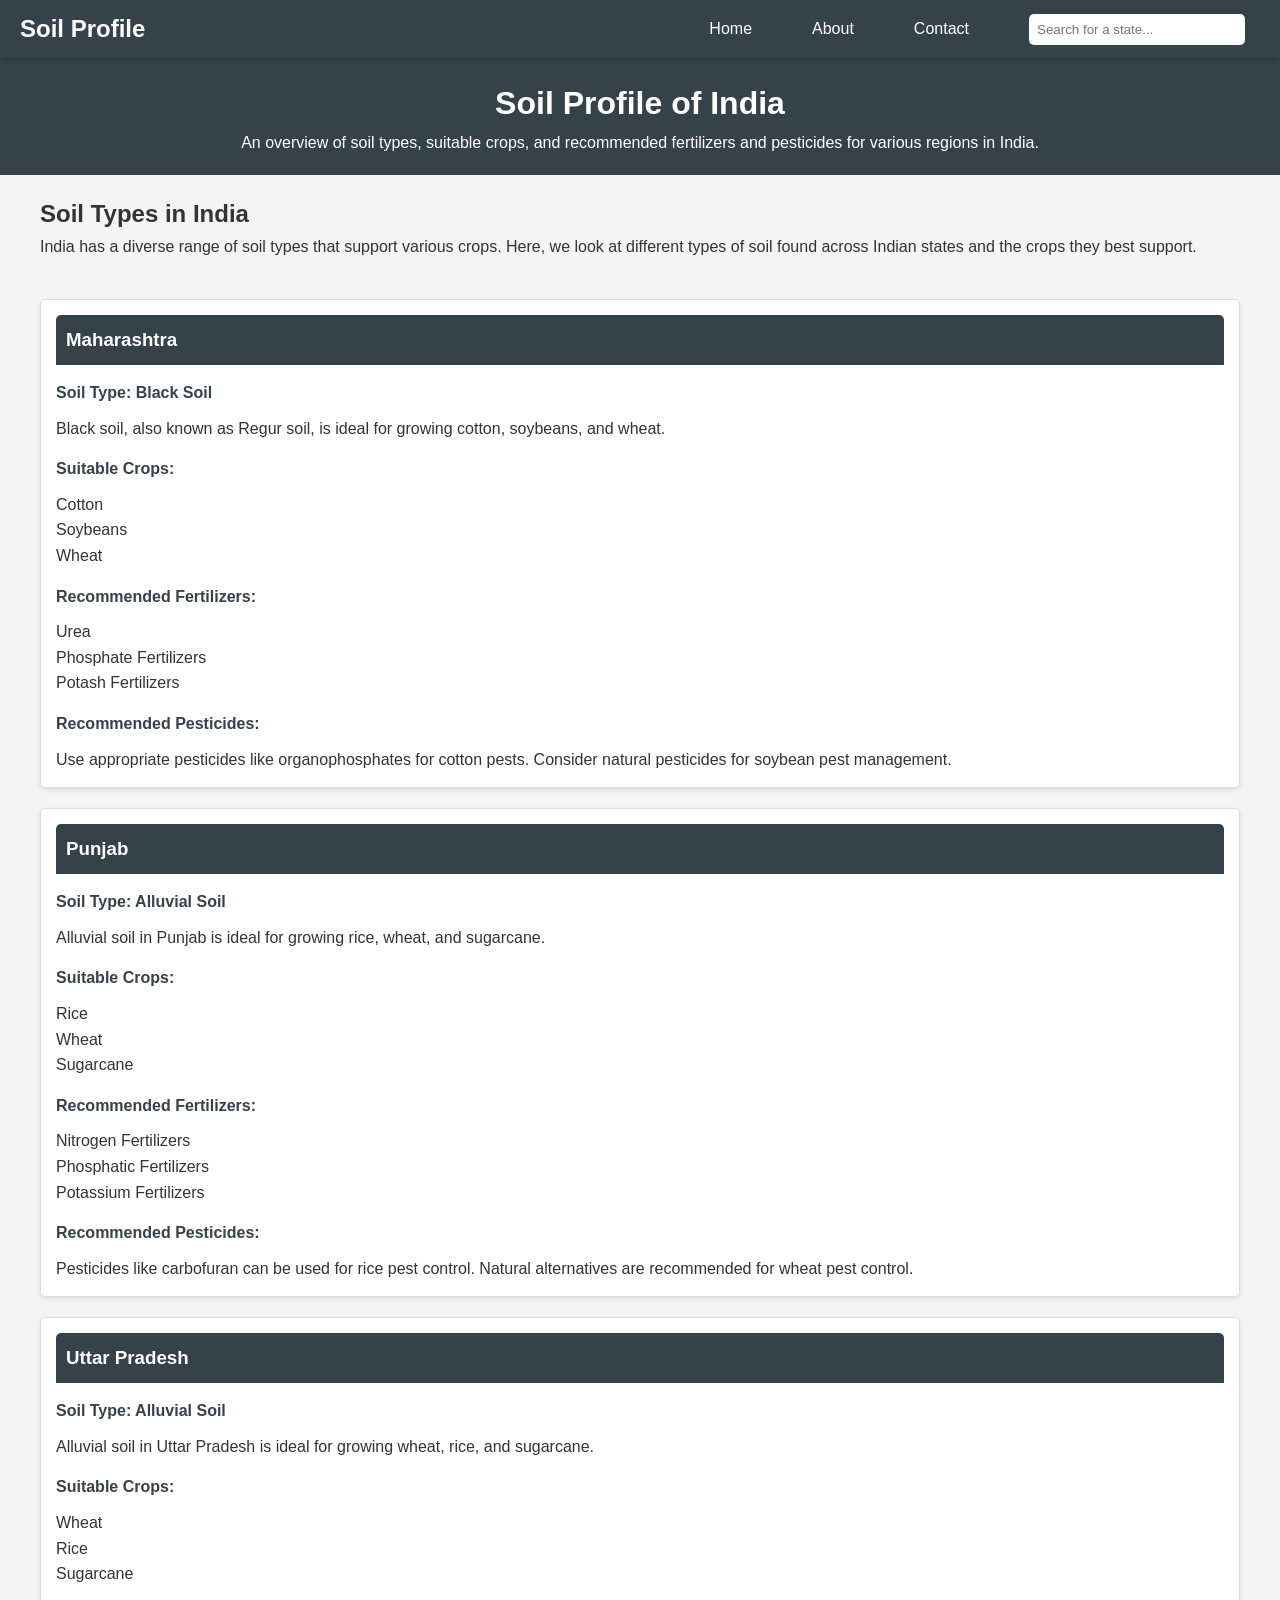
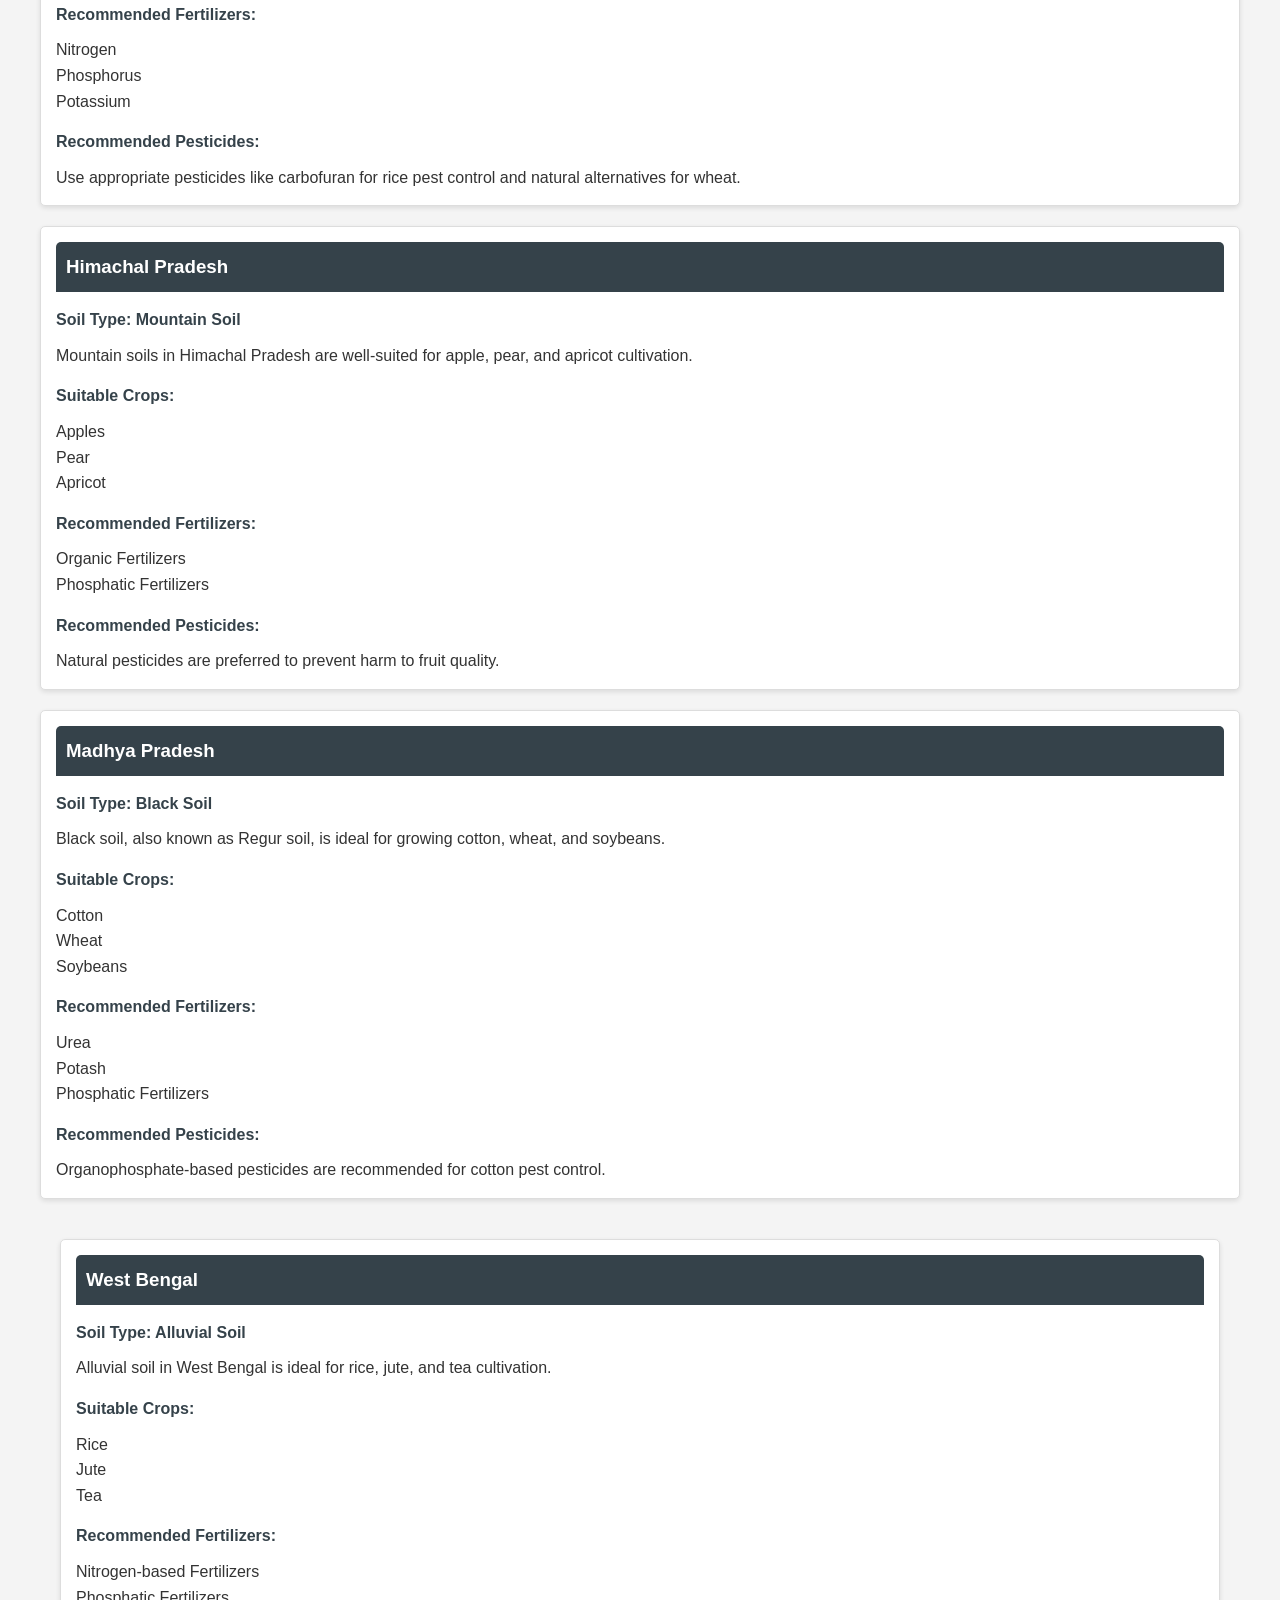
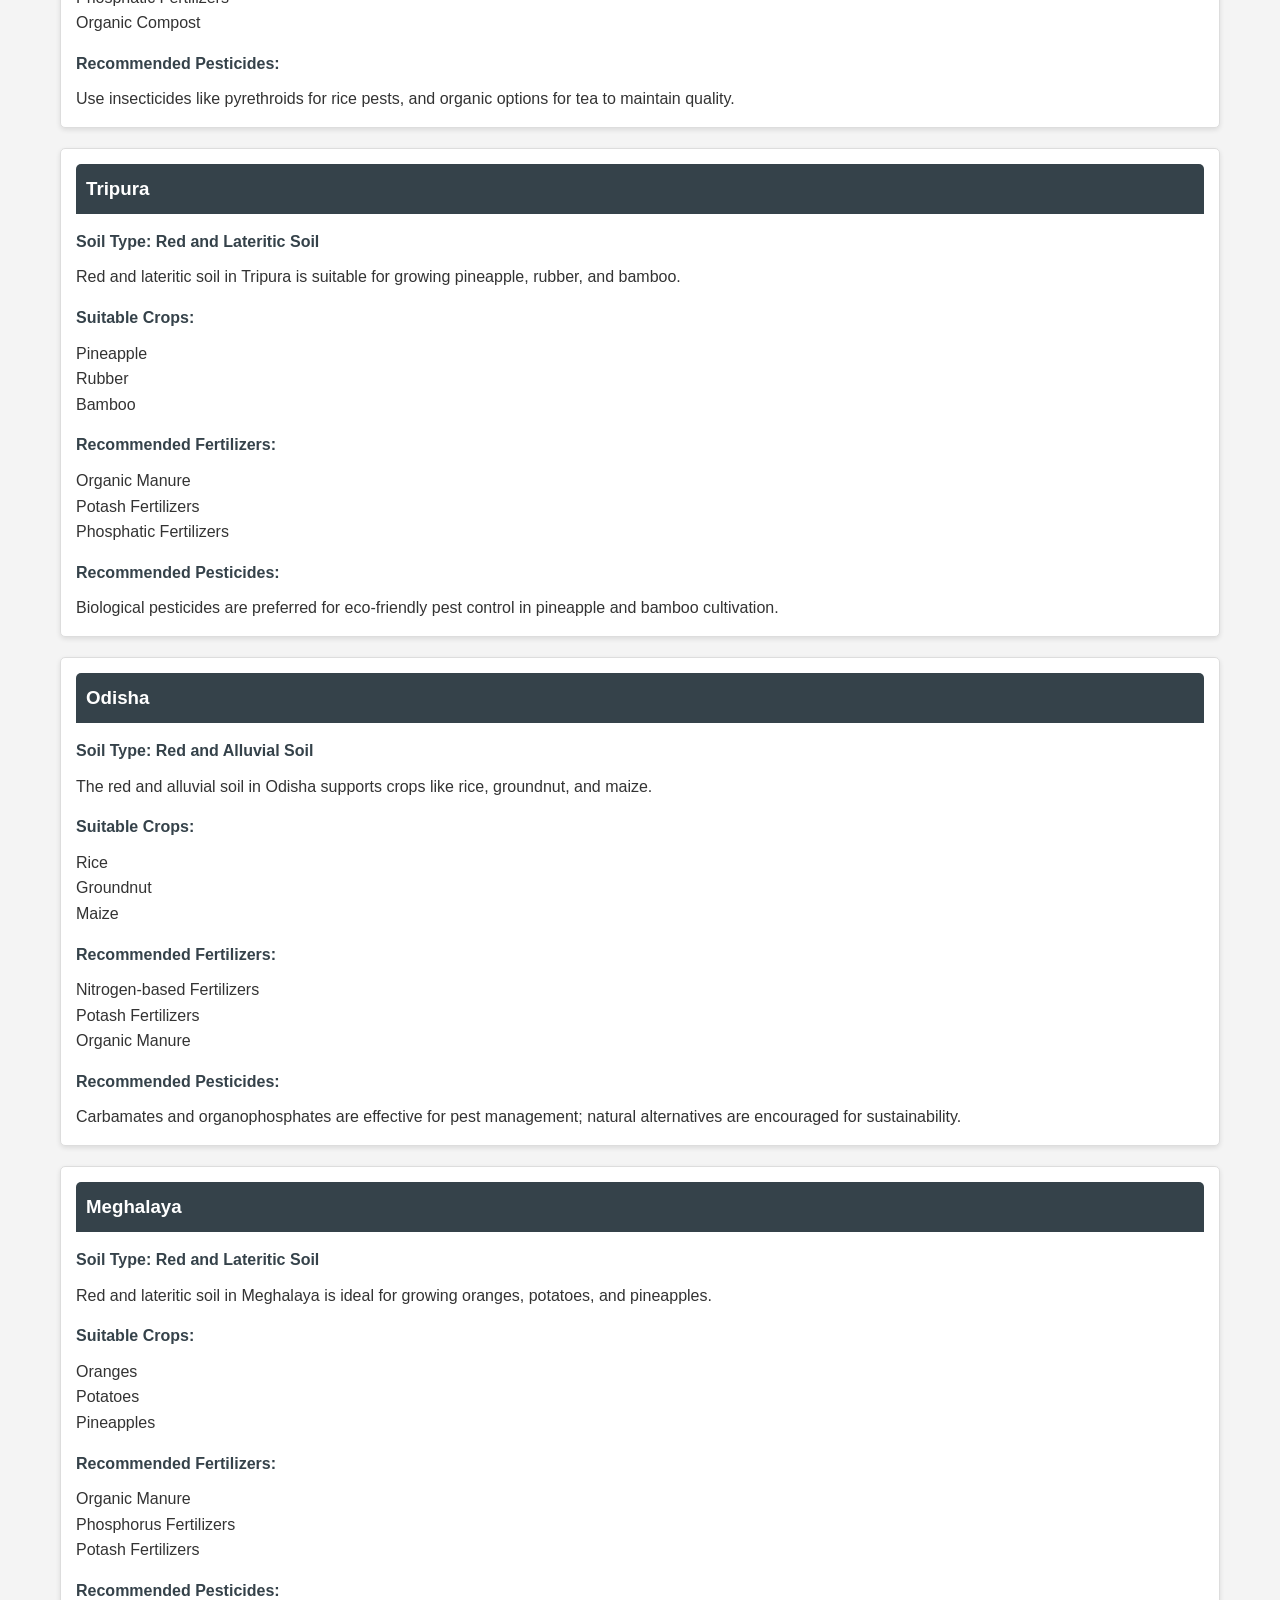
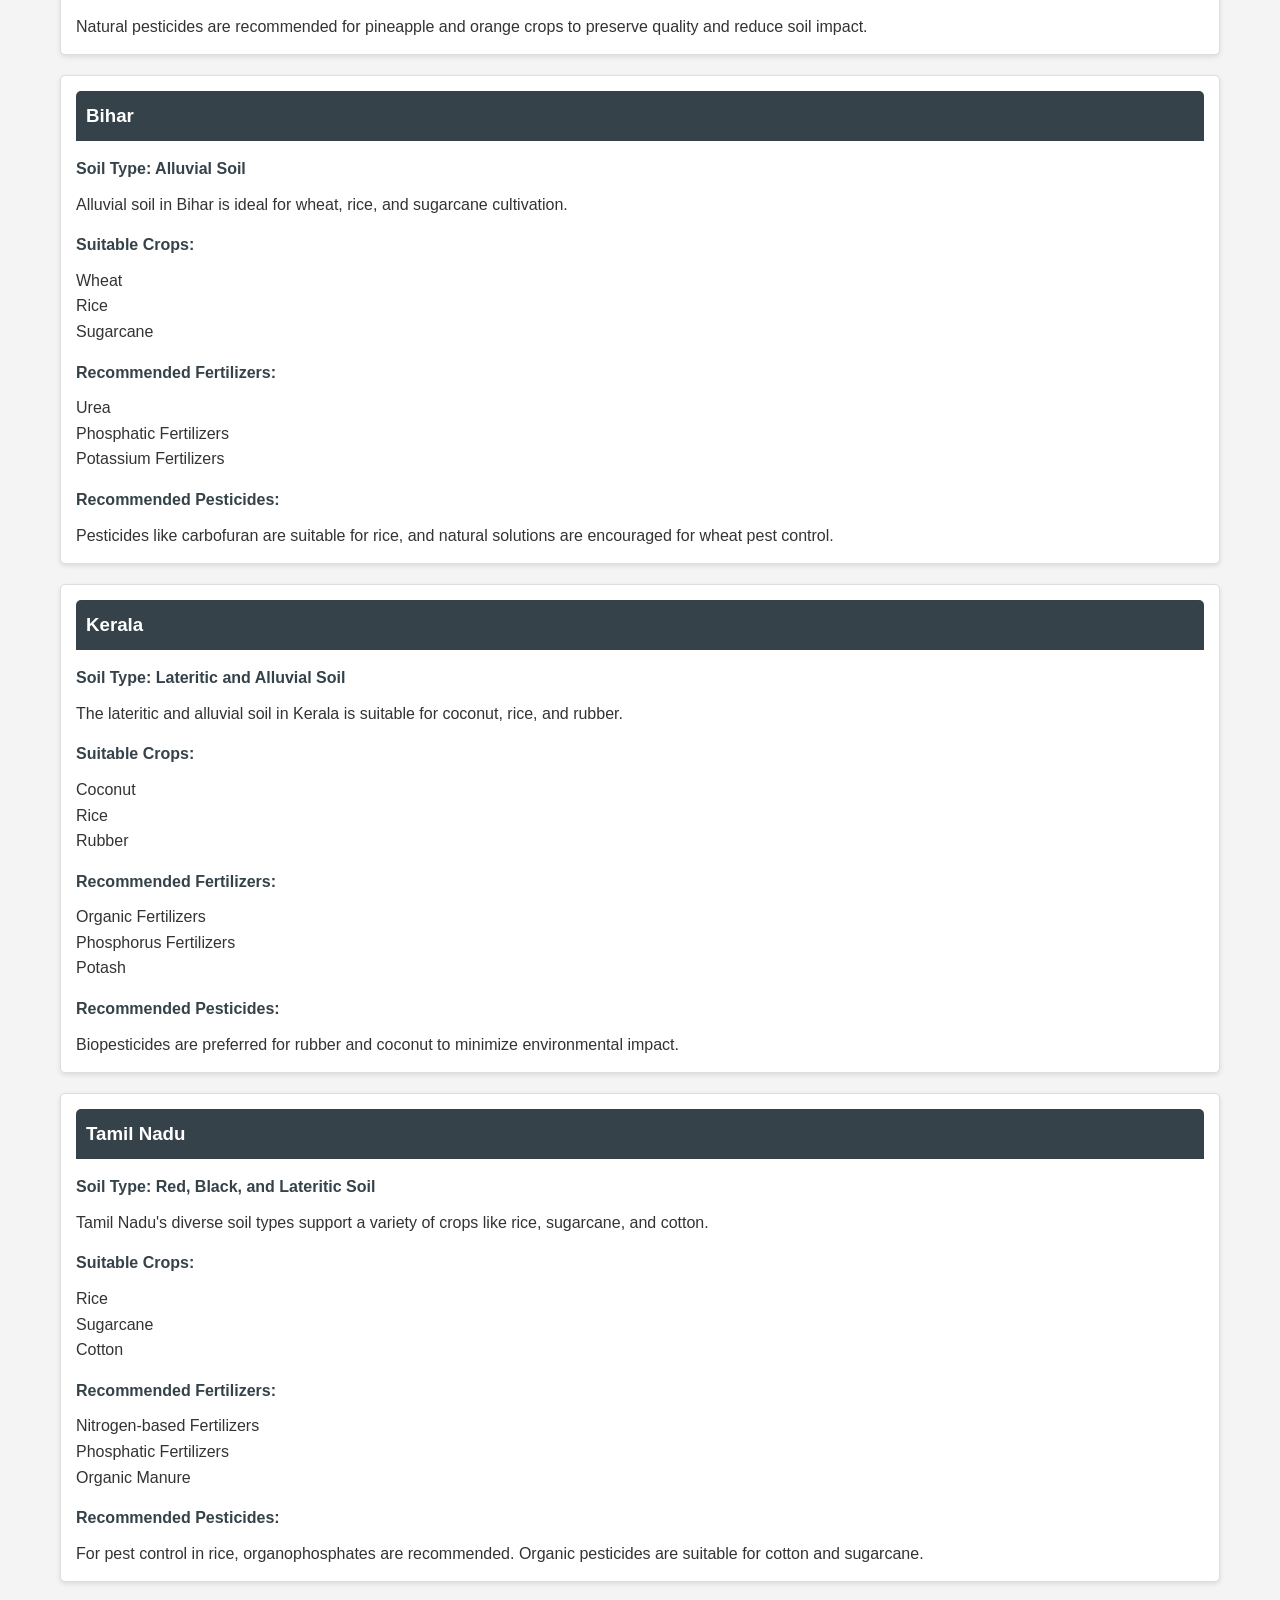
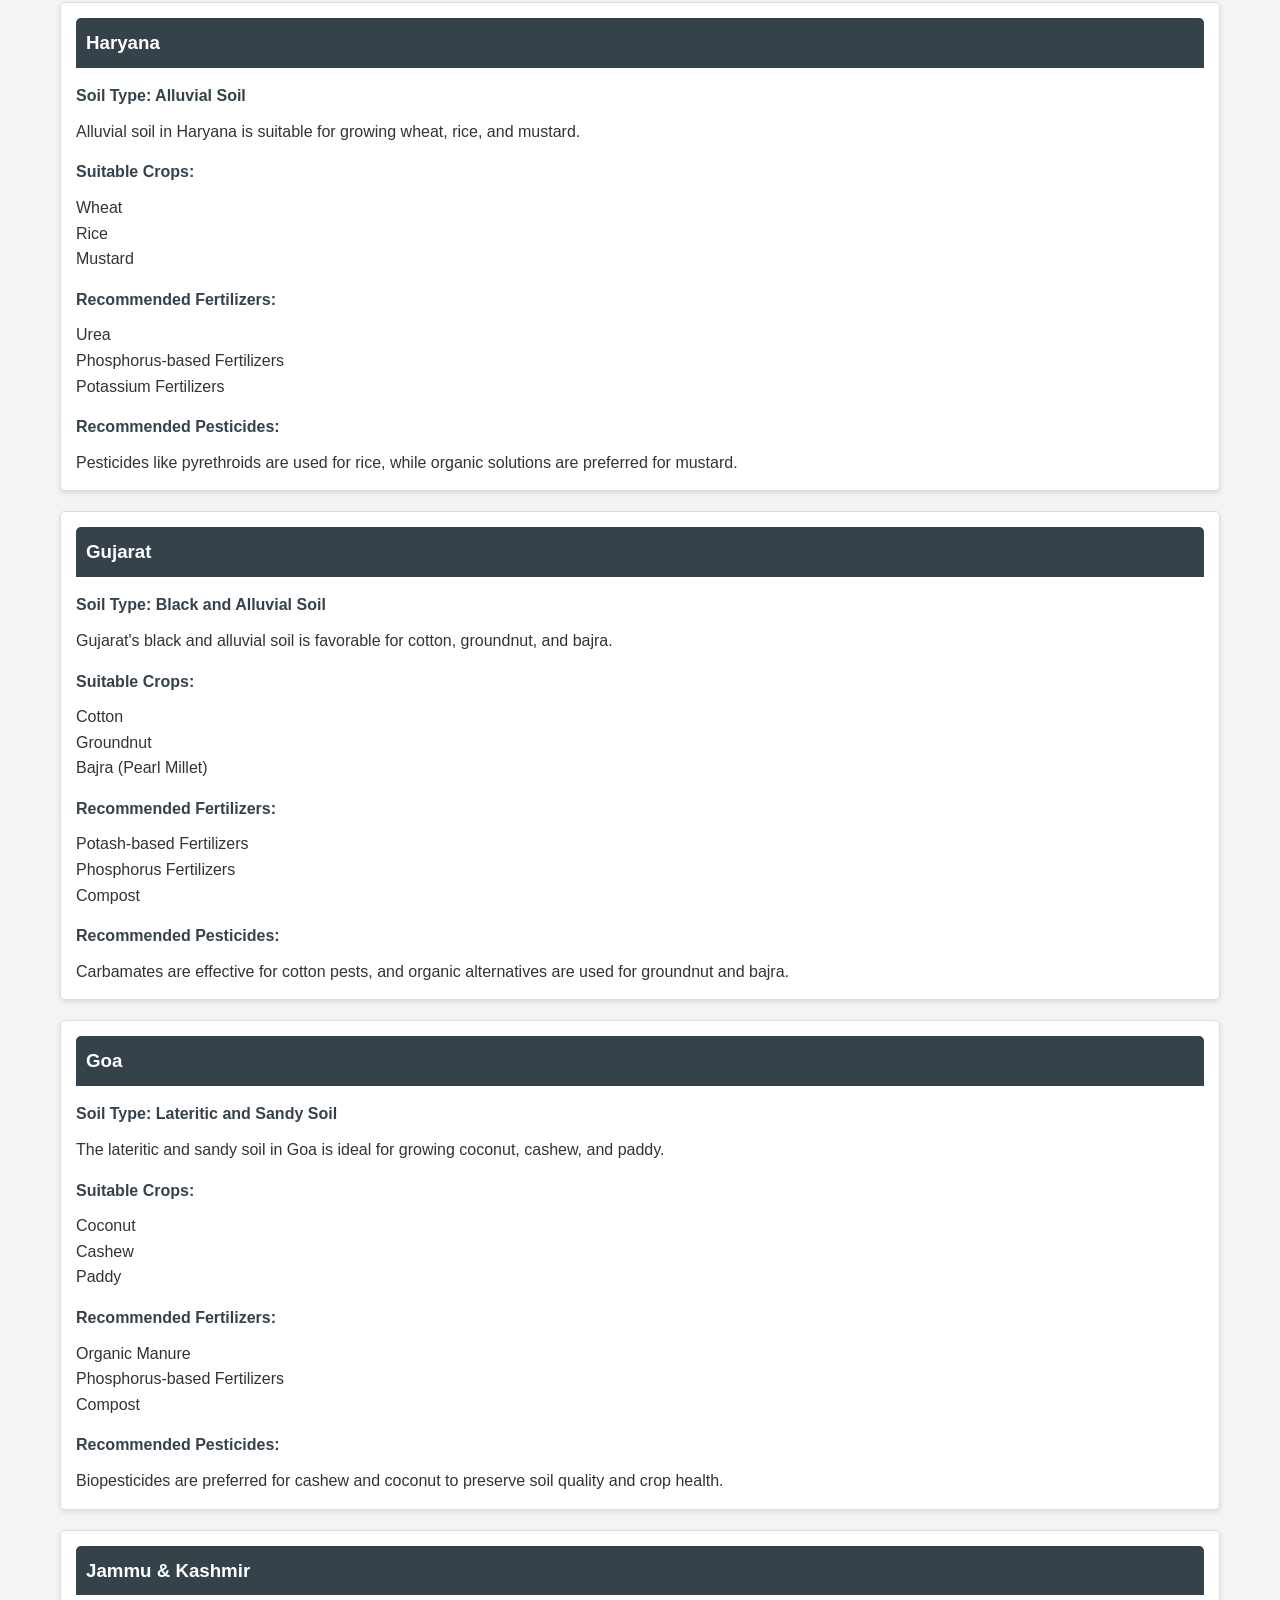
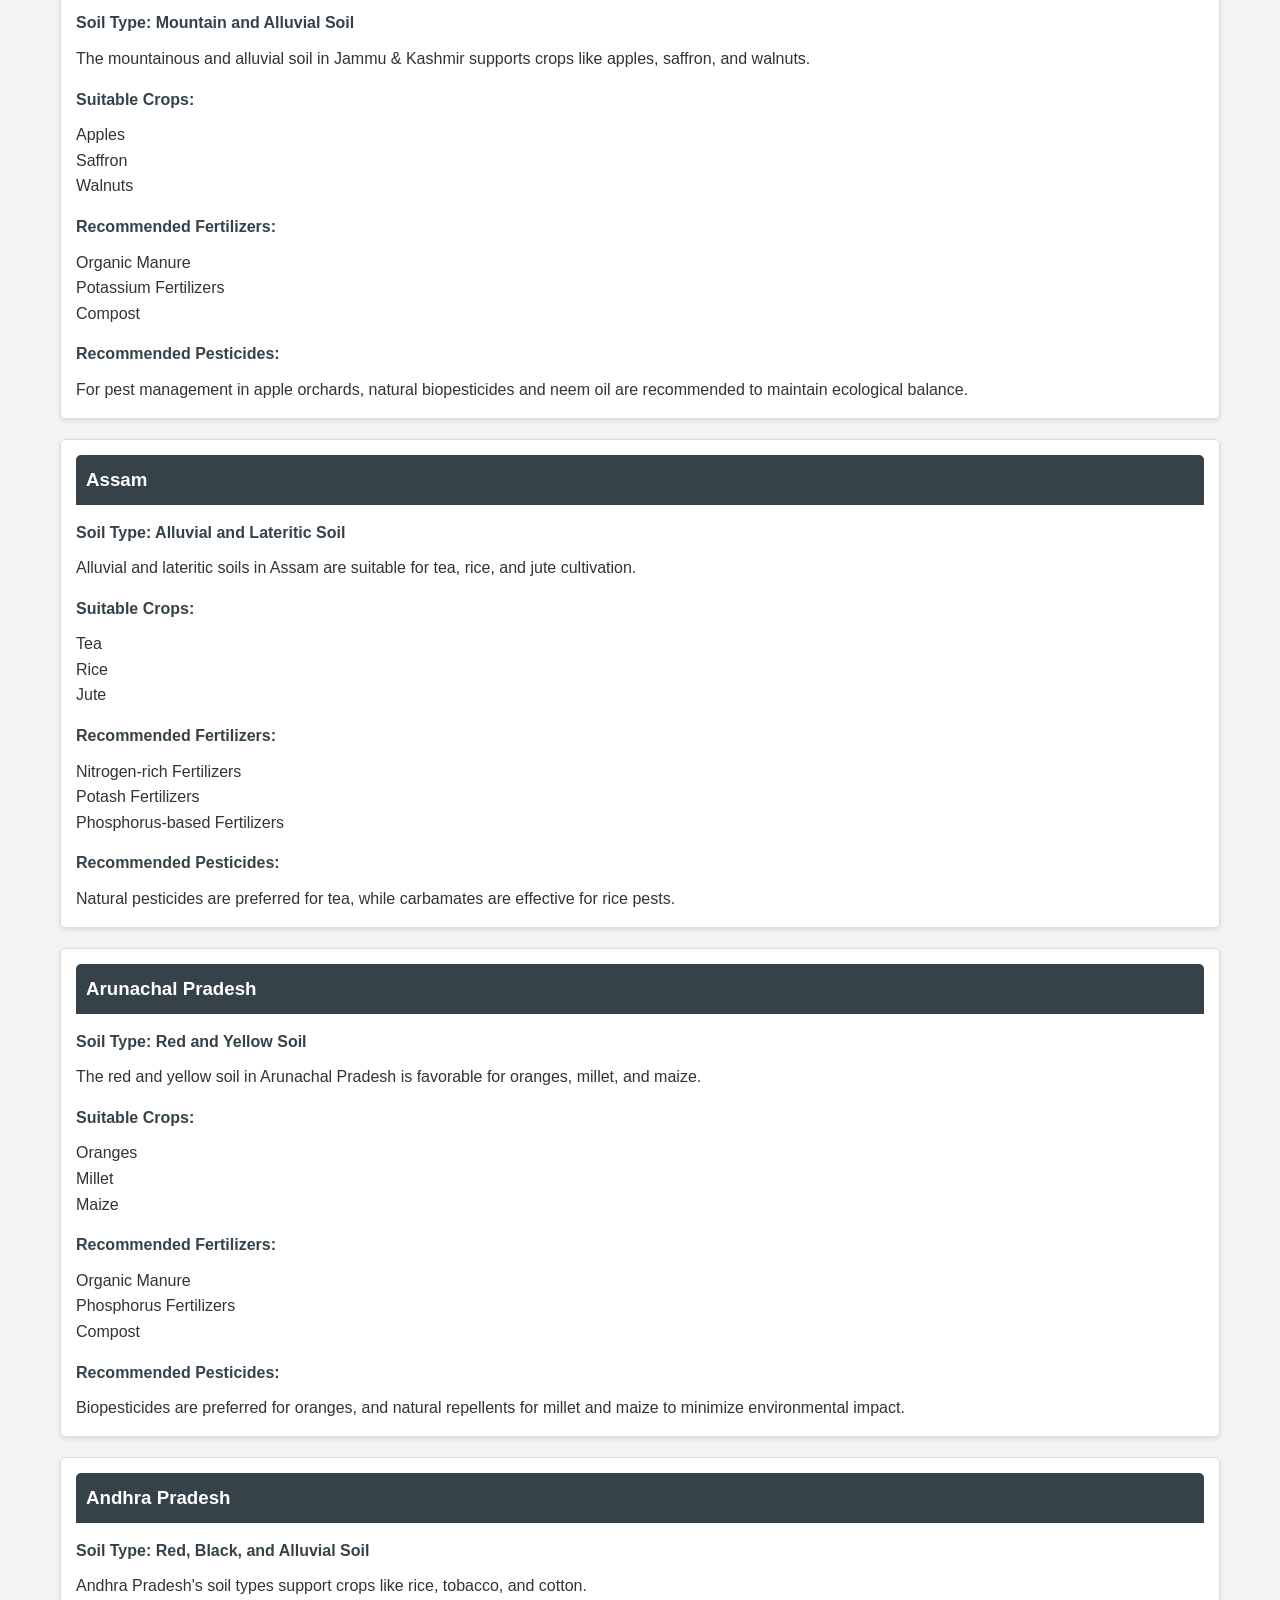
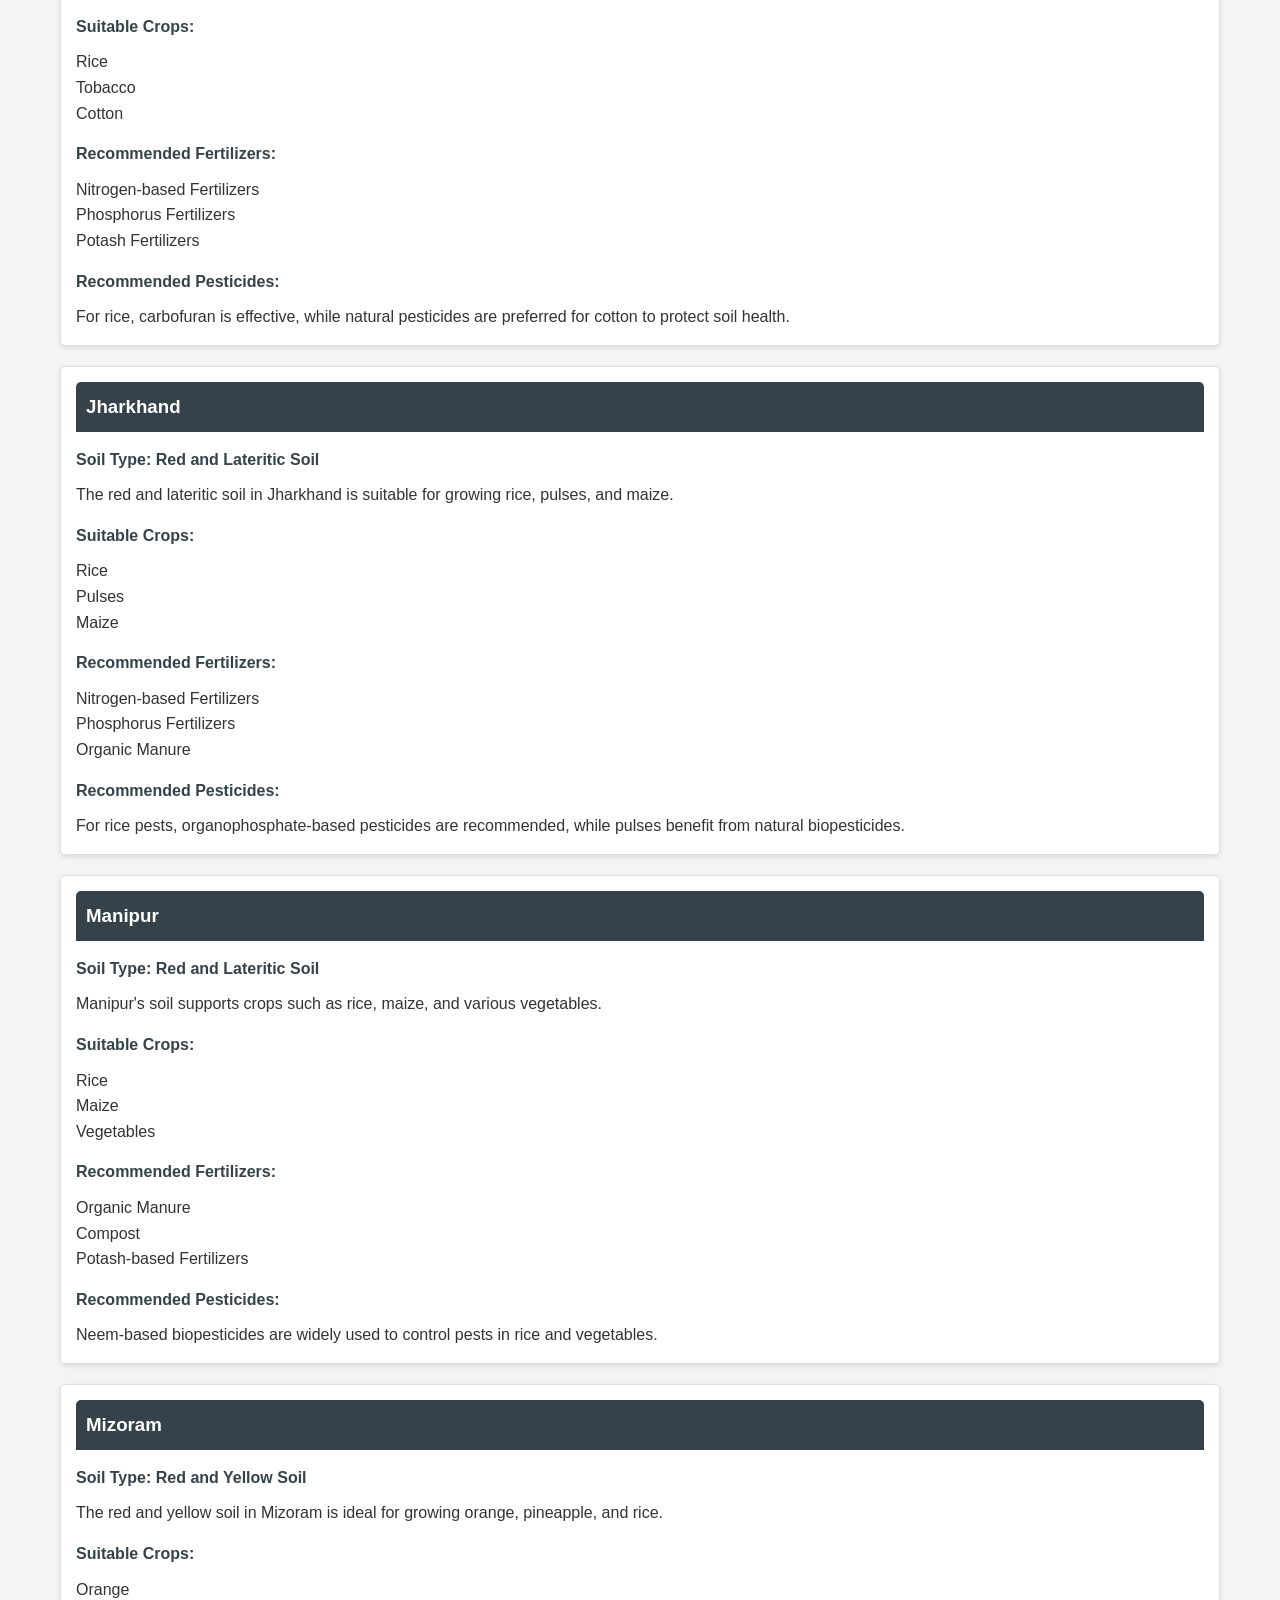
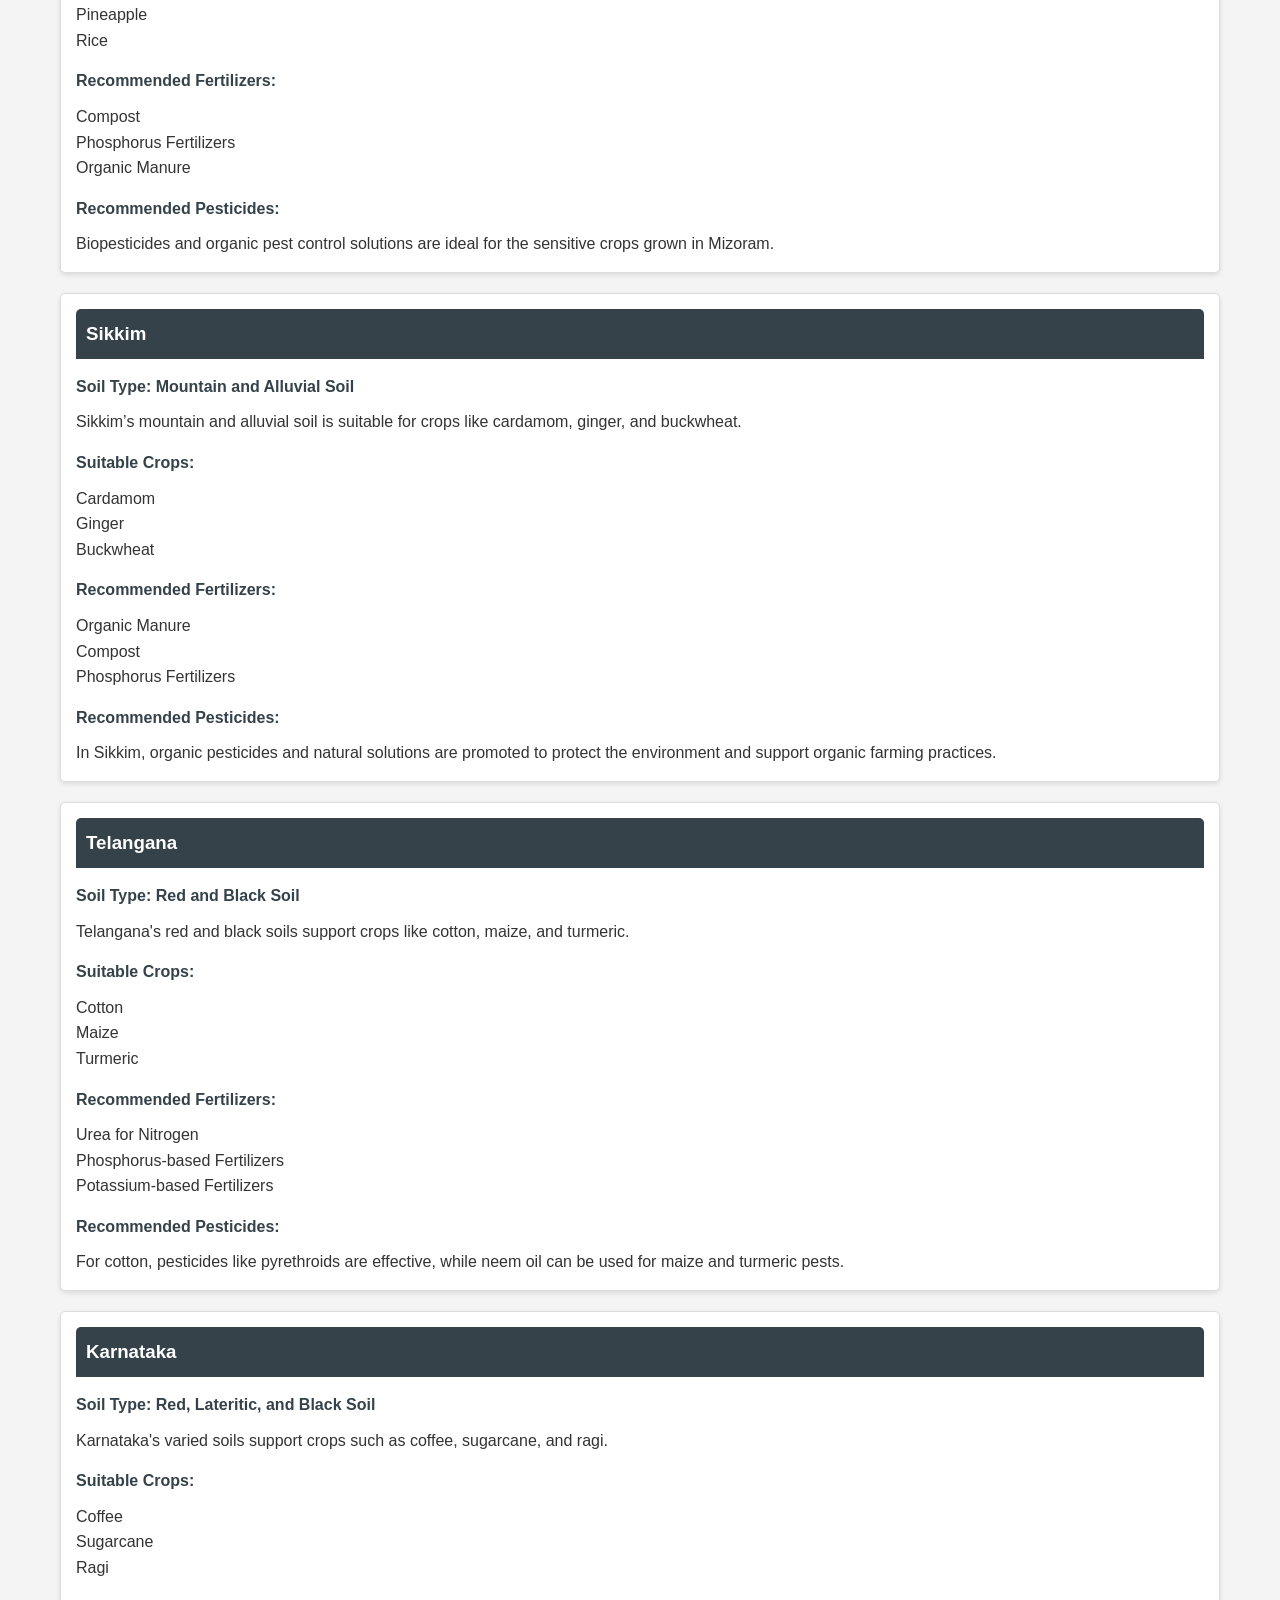
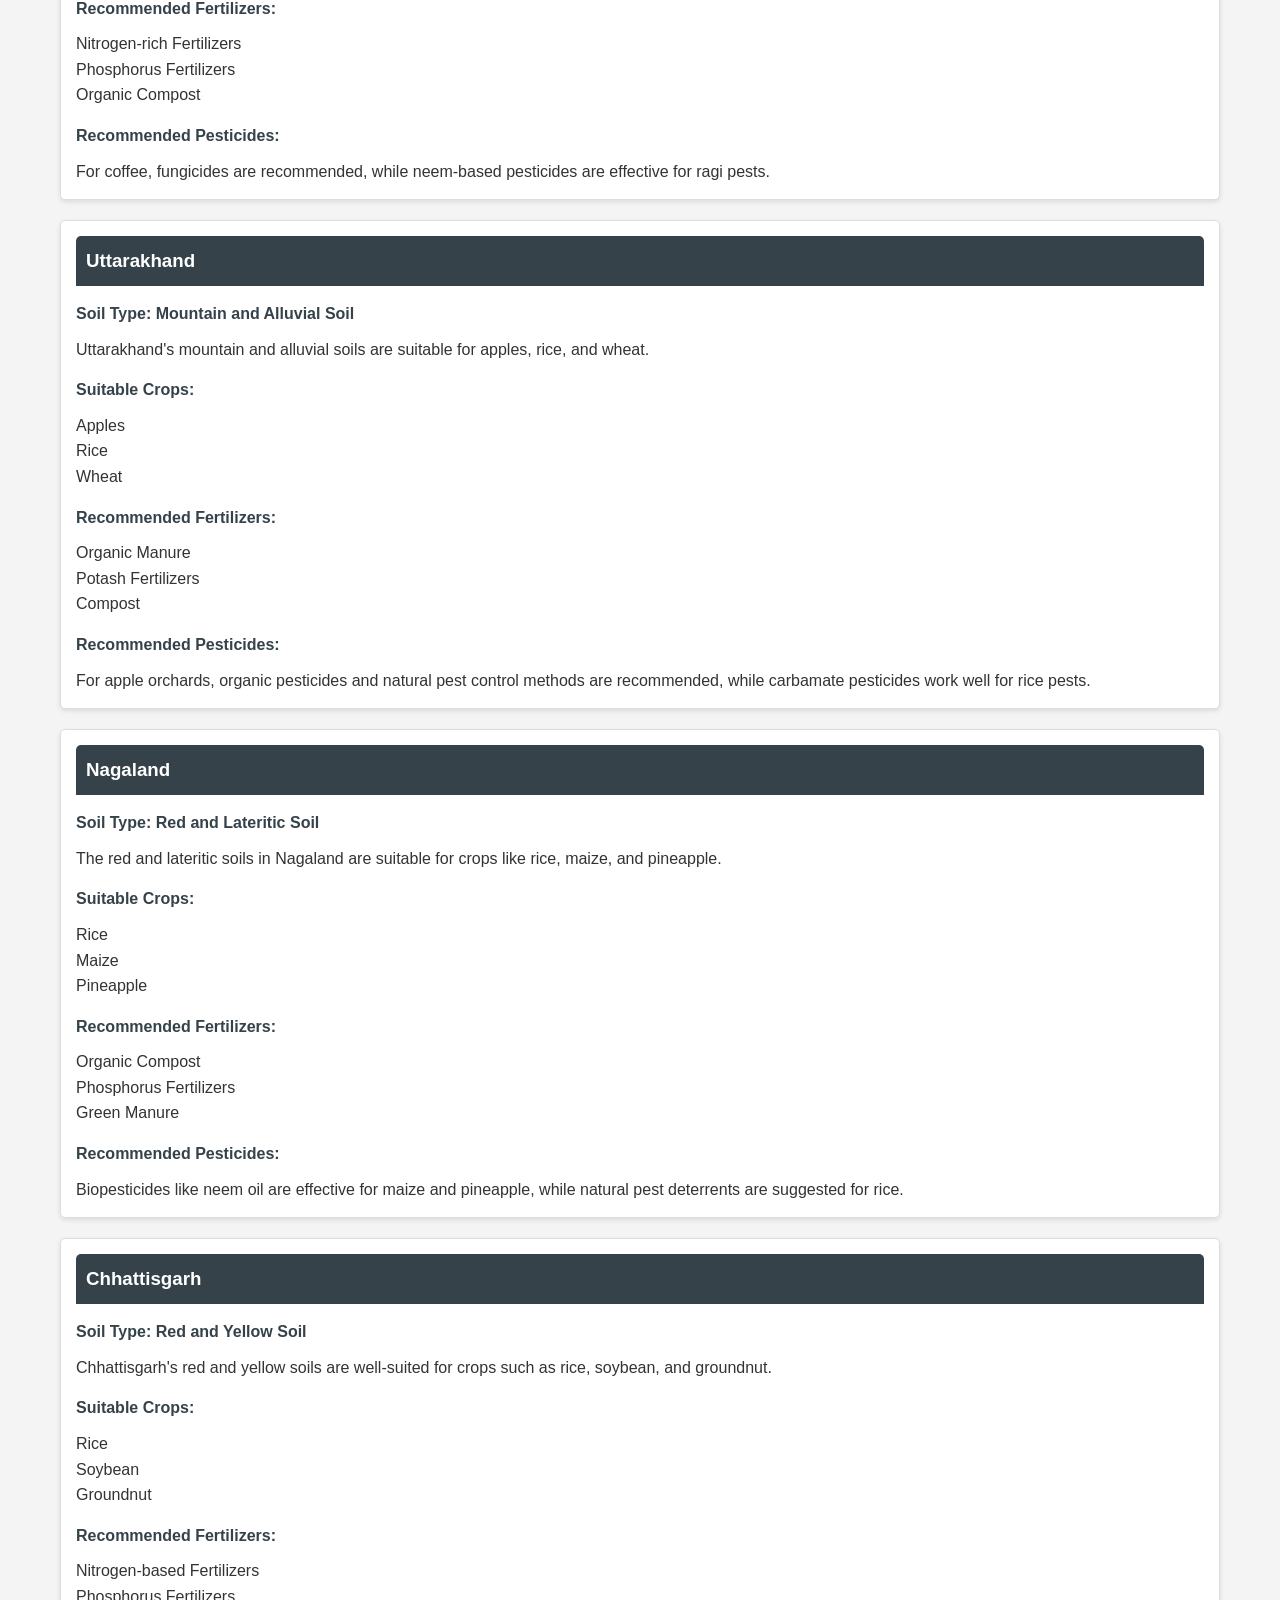
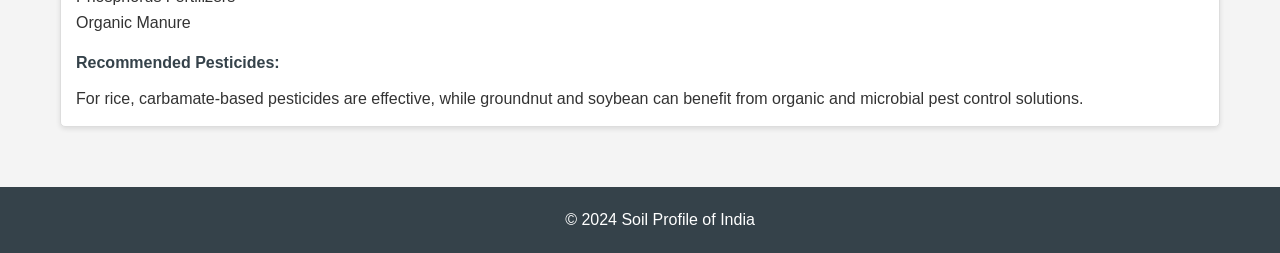
<file: soilprofile.html>
<!DOCTYPE html>
<html lang="en">

<head>
  <meta charset="UTF-8">
  <meta name="viewport" content="width=device-width, initial-scale=1.0">
  <title>Soil Profile of India</title>
  <style>
        body,
    h1,
    h2,
    h3,
    h4,
    p,
    ul {
      margin: 0;
      padding: 0;
      list-style: none;
    }

    body {
      font-family: Arial, sans-serif;
      line-height: 1.6;
      background-color: #f4f4f4;
      color: #333;
    }

    header {
      background: #35424a;
      color: #ffffff;
      padding: 20px 0;
      text-align: center;
      position: relative;
      z-index: 10;
      animation: fadeIn 1s ease-in-out;
    }

    nav {
      background: #35424a;
      position: sticky;
      top: 0;
      z-index: 100;
      transition: background 0.3s;
    }

    section {
      padding: 20px;
      max-width: 1200px;
      margin: auto;
    }

    .state {
      background: #ffffff;
      border: 1px solid #dddddd;
      border-radius: 5px;
      margin-bottom: 20px;
      padding: 15px;
      box-shadow: 0 2px 5px rgba(0, 0, 0, 0.1);
      transition: transform 0.3s, box-shadow 0.3s;
      opacity: 0;
      transform: translateY(20px);
      animation: slideIn 0.5s forwards;
    }

    .state:hover {
      transform: translateY(-5px);
      box-shadow: 0 4px 15px rgba(0, 0, 0, 0.2);
    }

    .state h3 {
      background: #35424a;
      color: #ffffff;
      padding: 10px;
      border-radius: 5px 5px 0 0;
    }

    .soil-profile,
    .crops,
    .fertilizers,
    .pesticides {
      margin-top: 15px;
    }

    h4 {
      color: #35424a;
      margin-bottom: 10px;
    }

    footer {
      text-align: center;
      padding: 20px;
      background: #35424a;
      color: #ffffff;
      position: relative;
      bottom: 0;
      width: 100%;
    }

    nav {
      background: #35424a;
      display: flex;
      justify-content: space-between;
      align-items: center;
      padding: 10px 20px;
      box-shadow: 0 2px 5px rgba(0, 0, 0, 0.2);
      transition: background 0.3s;
    }

    .logo h2 {
      color: #ffffff;
      font-size: 24px;
      margin: 0;
    }

    nav ul {
      display: flex;
      align-items: center;
    }

    nav ul li {
      margin: 0 15px;
    }

    nav ul li a {
      color: #ffffff;
      text-decoration: none;
      padding: 10px 15px;
      border-radius: 5px;
      transition: background 0.3s, transform 0.3s;
    }

    nav ul li a:hover {
      background: #2c3e50;
      transform: scale(1.05);
    }

    nav ul li input[type="text"] {
      padding: 8px;
      border: none;
      border-radius: 5px;
      margin-left: 15px;
      outline: none;
      transition: background 0.3s;
      width: 200px;
    }

    nav ul li input[type="text"]:focus {
      background: #eaeaea;
    }

    /* Keyframes for animations */
    @keyframes fadeIn {
      from {
        opacity: 0;
      }

      to {
        opacity: 1;
      }
    }

    @keyframes slideIn {
      from {
        opacity: 0;
        transform: translateY(20px);
      }

      to {
        opacity: 1;
        transform: translateY(0);
      }
    }

    @media (max-width: 768px) {
      nav {
        flex-direction: column;
        align-items: flex-start;

        nav ul {
          flex-direction: column;
          width: 100%;
        }

        nav ul li {
          margin: 10px 0;
        }

        nav ul li input[type="text"] {
          width: 100%;
          margin-left: 0;
        }
      }
    }
  </style>
</head>

<body>

  <nav>
    <div class="logo">
      <h2>Soil Profile</h2>
    </div>
    <ul>
      <li><a href="home.html">Home</a></li>
      <li><a href="about.html">About</a></li>
      <li><a href="contact.html">Contact</a></li>
      <li>
        <input type="text" id="search" placeholder="Search for a state..." aria-label="Search for a state">
      </li>
    </ul>
  </nav>


  <header>
    <h1>Soil Profile of India</h1>
    <p>An overview of soil types, suitable crops, and recommended fertilizers and pesticides for various regions in
      India.</p>
  </header>

  <section class="intro">
    <h2>Soil Types in India</h2>
    <p>India has a diverse range of soil types that support various crops. Here, we look at different types of soil
      found across Indian states and the crops they best support.</p>
  </section>

  <section id="states">
    <!-- Template for each state -->
    <div class="state" id="state-maharashtra">
      <h3>Maharashtra</h3>
      <div class="soil-profile">
        <h4>Soil Type: Black Soil</h4>
        <p>Black soil, also known as Regur soil, is ideal for growing cotton, soybeans, and wheat.</p>
      </div>
      <div class="crops">
        <h4>Suitable Crops:</h4>
        <ul>
          <li>Cotton</li>
          <li>Soybeans</li>
          <li>Wheat</li>
        </ul>
      </div>
      <div class="fertilizers">
        <h4>Recommended Fertilizers:</h4>
        <ul>
          <li>Urea</li>
          <li>Phosphate Fertilizers</li>
          <li>Potash Fertilizers</li>
        </ul>
      </div>
      <div class="pesticides">
        <h4>Recommended Pesticides:</h4>
        <p>Use appropriate pesticides like organophosphates for cotton pests. Consider natural pesticides for soybean
          pest management.</p>
      </div>
    </div>

    <!-- Another state example -->
    <div class="state" id="state-punjab">
      <h3>Punjab</h3>
      <div class="soil-profile">
        <h4>Soil Type: Alluvial Soil</h4>
        <p>Alluvial soil in Punjab is ideal for growing rice, wheat, and sugarcane.</p>
      </div>
      <div class="crops">
        <h4>Suitable Crops:</h4>
        <ul>
          <li>Rice</li>
          <li>Wheat</li>
          <li>Sugarcane</li>
        </ul>
      </div>
      <div class="fertilizers">
        <h4>Recommended Fertilizers:</h4>
        <ul>
          <li>Nitrogen Fertilizers</li>
          <li>Phosphatic Fertilizers</li>
          <li>Potassium Fertilizers</li>
        </ul>
      </div>
      <div class="pesticides">
        <h4>Recommended Pesticides:</h4>
        <p>Pesticides like carbofuran can be used for rice pest control. Natural alternatives are recommended for wheat
          pest control.</p>
      </div>
    </div>

    <div class="state" id="state-up">
      <h3>Uttar Pradesh</h3>
      <div class="soil-profile">
        <h4>Soil Type: Alluvial Soil</h4>
        <p>Alluvial soil in Uttar Pradesh is ideal for growing wheat, rice, and sugarcane.</p>
      </div>
      <div class="crops">
        <h4>Suitable Crops:</h4>
        <ul>
          <li>Wheat</li>
          <li>Rice</li>
          <li>Sugarcane</li>
        </ul>
      </div>
      <div class="fertilizers">
        <h4>Recommended Fertilizers:</h4>
        <ul>
          <li>Nitrogen</li>
          <li>Phosphorus</li>
          <li>Potassium</li>
        </ul>
      </div>
      <div class="pesticides">
        <h4>Recommended Pesticides:</h4>
        <p>Use appropriate pesticides like carbofuran for rice pest control and natural alternatives for wheat.</p>
      </div>
    </div>
    <div class="state" id="state-himachal">
      <h3>Himachal Pradesh</h3>
      <div class="soil-profile">
        <h4>Soil Type: Mountain Soil</h4>
        <p>Mountain soils in Himachal Pradesh are well-suited for apple, pear, and apricot cultivation.</p>
      </div>
      <div class="crops">
        <h4>Suitable Crops:</h4>
        <ul>
          <li>Apples</li>
          <li>Pear</li>
          <li>Apricot</li>
        </ul>
      </div>
      <div class="fertilizers">
        <h4>Recommended Fertilizers:</h4>
        <ul>
          <li>Organic Fertilizers</li>
          <li>Phosphatic Fertilizers</li>
        </ul>
      </div>
      <div class="pesticides">
        <h4>Recommended Pesticides:</h4>
        <p>Natural pesticides are preferred to prevent harm to fruit quality.</p>
      </div>
    </div>

    <div class="state" id="state-mp">
      <h3>Madhya Pradesh</h3>
      <div class="soil-profile">
        <h4>Soil Type: Black Soil</h4>
        <p>Black soil, also known as Regur soil, is ideal for growing cotton, wheat, and soybeans.</p>
      </div>
      <div class="crops">
        <h4>Suitable Crops:</h4>
        <ul>
          <li>Cotton</li>
          <li>Wheat</li>
          <li>Soybeans</li>
        </ul>
      </div>
      <div class="fertilizers">
        <h4>Recommended Fertilizers:</h4>
        <ul>
          <li>Urea</li>
          <li>Potash</li>
          <li>Phosphatic Fertilizers</li>
        </ul>
      </div>
      <div class="pesticides">
        <h4>Recommended Pesticides:</h4>
        <p>Organophosphate-based pesticides are recommended for cotton pest control.</p>
      </div>
    </div>




    <section id="states">
      <!-- West Bengal -->
      <div class="state" id="state-west-bengal">
        <h3>West Bengal</h3>
        <div class="soil-profile">
          <h4>Soil Type: Alluvial Soil</h4>
          <p>Alluvial soil in West Bengal is ideal for rice, jute, and tea cultivation.</p>
        </div>
        <div class="crops">
          <h4>Suitable Crops:</h4>
          <ul>
            <li>Rice</li>
            <li>Jute</li>
            <li>Tea</li>
          </ul>
        </div>
        <div class="fertilizers">
          <h4>Recommended Fertilizers:</h4>
          <ul>
            <li>Nitrogen-based Fertilizers</li>
            <li>Phosphatic Fertilizers</li>
            <li>Organic Compost</li>
          </ul>
        </div>
        <div class="pesticides">
          <h4>Recommended Pesticides:</h4>
          <p>Use insecticides like pyrethroids for rice pests, and organic options for tea to maintain quality.</p>
        </div>
      </div>

      <!-- Tripura -->
      <div class="state" id="state-tripura">
        <h3>Tripura</h3>
        <div class="soil-profile">
          <h4>Soil Type: Red and Lateritic Soil</h4>
          <p>Red and lateritic soil in Tripura is suitable for growing pineapple, rubber, and bamboo.</p>
        </div>
        <div class="crops">
          <h4>Suitable Crops:</h4>
          <ul>
            <li>Pineapple</li>
            <li>Rubber</li>
            <li>Bamboo</li>
          </ul>
        </div>
        <div class="fertilizers">
          <h4>Recommended Fertilizers:</h4>
          <ul>
            <li>Organic Manure</li>
            <li>Potash Fertilizers</li>
            <li>Phosphatic Fertilizers</li>
          </ul>
        </div>
        <div class="pesticides">
          <h4>Recommended Pesticides:</h4>
          <p>Biological pesticides are preferred for eco-friendly pest control in pineapple and bamboo cultivation.</p>
        </div>
      </div>



      <div class="state" id="state-odisha">
        <h3>Odisha</h3>
        <div class="soil-profile">
          <h4>Soil Type: Red and Alluvial Soil</h4>
          <p>The red and alluvial soil in Odisha supports crops like rice, groundnut, and maize.</p>
        </div>
        <div class="crops">
          <h4>Suitable Crops:</h4>
          <ul>
            <li>Rice</li>
            <li>Groundnut</li>
            <li>Maize</li>
          </ul>
        </div>
        <div class="fertilizers">
          <h4>Recommended Fertilizers:</h4>
          <ul>
            <li>Nitrogen-based Fertilizers</li>
            <li>Potash Fertilizers</li>
            <li>Organic Manure</li>
          </ul>
        </div>
        <div class="pesticides">
          <h4>Recommended Pesticides:</h4>
          <p>Carbamates and organophosphates are effective for pest management; natural alternatives are encouraged for
            sustainability.</p>
        </div>
      </div>

      <!-- Meghalaya -->
      <div class="state" id="state-meghalaya">
        <h3>Meghalaya</h3>
        <div class="soil-profile">
          <h4>Soil Type: Red and Lateritic Soil</h4>
          <p>Red and lateritic soil in Meghalaya is ideal for growing oranges, potatoes, and pineapples.</p>
        </div>
        <div class="crops">
          <h4>Suitable Crops:</h4>
          <ul>
            <li>Oranges</li>
            <li>Potatoes</li>
            <li>Pineapples</li>
          </ul>
        </div>
        <div class="fertilizers">
          <h4>Recommended Fertilizers:</h4>
          <ul>
            <li>Organic Manure</li>
            <li>Phosphorus Fertilizers</li>
            <li>Potash Fertilizers</li>
          </ul>
        </div>
        <div class="pesticides">
          <h4>Recommended Pesticides:</h4>
          <p>Natural pesticides are recommended for pineapple and orange crops to preserve quality and reduce soil
            impact.</p>
        </div>
      </div>

      <!-- Bihar -->
      <div class="state" id="state-bihar">
        <h3>Bihar</h3>
        <div class="soil-profile">
          <h4>Soil Type: Alluvial Soil</h4>
          <p>Alluvial soil in Bihar is ideal for wheat, rice, and sugarcane cultivation.</p>
        </div>
        <div class="crops">
          <h4>Suitable Crops:</h4>
          <ul>
            <li>Wheat</li>
            <li>Rice</li>
            <li>Sugarcane</li>
          </ul>
        </div>
        <div class="fertilizers">
          <h4>Recommended Fertilizers:</h4>
          <ul>
            <li>Urea</li>
            <li>Phosphatic Fertilizers</li>
            <li>Potassium Fertilizers</li>
          </ul>
        </div>
        <div class="pesticides">
          <h4>Recommended Pesticides:</h4>
          <p>Pesticides like carbofuran are suitable for rice, and natural solutions are encouraged for wheat pest
            control.</p>
        </div>
      </div>

      <!-- Kerala -->
      <div class="state" id="state-kerala">
        <h3>Kerala</h3>
        <div class="soil-profile">
          <h4>Soil Type: Lateritic and Alluvial Soil</h4>
          <p>The lateritic and alluvial soil in Kerala is suitable for coconut, rice, and rubber.</p>
        </div>
        <div class="crops">
          <h4>Suitable Crops:</h4>
          <ul>
            <li>Coconut</li>
            <li>Rice</li>
            <li>Rubber</li>
          </ul>
        </div>
        <div class="fertilizers">
          <h4>Recommended Fertilizers:</h4>
          <ul>
            <li>Organic Fertilizers</li>
            <li>Phosphorus Fertilizers</li>
            <li>Potash</li>
          </ul>
        </div>
        <div class="pesticides">
          <h4>Recommended Pesticides:</h4>
          <p>Biopesticides are preferred for rubber and coconut to minimize environmental impact.</p>
        </div>
      </div>
      <div class="state" id="state-tamil-nadu">
        <h3>Tamil Nadu</h3>
        <div class="soil-profile">
          <h4>Soil Type: Red, Black, and Lateritic Soil</h4>
          <p>Tamil Nadu's diverse soil types support a variety of crops like rice, sugarcane, and cotton.</p>
        </div>
        <div class="crops">
          <h4>Suitable Crops:</h4>
          <ul>
            <li>Rice</li>
            <li>Sugarcane</li>
            <li>Cotton</li>
          </ul>
        </div>
        <div class="fertilizers">
          <h4>Recommended Fertilizers:</h4>
          <ul>
            <li>Nitrogen-based Fertilizers</li>
            <li>Phosphatic Fertilizers</li>
            <li>Organic Manure</li>
          </ul>
        </div>
        <div class="pesticides">
          <h4>Recommended Pesticides:</h4>
          <p>For pest control in rice, organophosphates are recommended. Organic pesticides are suitable for cotton and
            sugarcane.</p>
        </div>
      </div>

      <!-- Haryana -->
      <div class="state" id="state-haryana">
        <h3>Haryana</h3>
        <div class="soil-profile">
          <h4>Soil Type: Alluvial Soil</h4>
          <p>Alluvial soil in Haryana is suitable for growing wheat, rice, and mustard.</p>
        </div>
        <div class="crops">
          <h4>Suitable Crops:</h4>
          <ul>
            <li>Wheat</li>
            <li>Rice</li>
            <li>Mustard</li>
          </ul>
        </div>
        <div class="fertilizers">
          <h4>Recommended Fertilizers:</h4>
          <ul>
            <li>Urea</li>
            <li>Phosphorus-based Fertilizers</li>
            <li>Potassium Fertilizers</li>
          </ul>
        </div>
        <div class="pesticides">
          <h4>Recommended Pesticides:</h4>
          <p>Pesticides like pyrethroids are used for rice, while organic solutions are preferred for mustard.</p>
        </div>
      </div>

      <!-- Gujarat -->
      <div class="state" id="state-gujarat">
        <h3>Gujarat</h3>
        <div class="soil-profile">
          <h4>Soil Type: Black and Alluvial Soil</h4>
          <p>Gujarat's black and alluvial soil is favorable for cotton, groundnut, and bajra.</p>
        </div>
        <div class="crops">
          <h4>Suitable Crops:</h4>
          <ul>
            <li>Cotton</li>
            <li>Groundnut</li>
            <li>Bajra (Pearl Millet)</li>
          </ul>
        </div>
        <div class="fertilizers">
          <h4>Recommended Fertilizers:</h4>
          <ul>
            <li>Potash-based Fertilizers</li>
            <li>Phosphorus Fertilizers</li>
            <li>Compost</li>
          </ul>
        </div>
        <div class="pesticides">
          <h4>Recommended Pesticides:</h4>
          <p>Carbamates are effective for cotton pests, and organic alternatives are used for groundnut and bajra.</p>
        </div>
      </div>

      <!-- Goa -->
      <div class="state" id="state-goa">
        <h3>Goa</h3>
        <div class="soil-profile">
          <h4>Soil Type: Lateritic and Sandy Soil</h4>
          <p>The lateritic and sandy soil in Goa is ideal for growing coconut, cashew, and paddy.</p>
        </div>
        <div class="crops">
          <h4>Suitable Crops:</h4>
          <ul>
            <li>Coconut</li>
            <li>Cashew</li>
            <li>Paddy</li>
          </ul>
        </div>
        <div class="fertilizers">
          <h4>Recommended Fertilizers:</h4>
          <ul>
            <li>Organic Manure</li>
            <li>Phosphorus-based Fertilizers</li>
            <li>Compost</li>
          </ul>
        </div>
        <div class="pesticides">
          <h4>Recommended Pesticides:</h4>
          <p>Biopesticides are preferred for cashew and coconut to preserve soil quality and crop health.</p>
        </div>
      </div>
      <div class="state" id="state-jammu-kashmir">
        <h3>Jammu & Kashmir</h3>
        <div class="soil-profile">
          <h4>Soil Type: Mountain and Alluvial Soil</h4>
          <p>The mountainous and alluvial soil in Jammu & Kashmir supports crops like apples, saffron, and walnuts.</p>
        </div>
        <div class="crops">
          <h4>Suitable Crops:</h4>
          <ul>
            <li>Apples</li>
            <li>Saffron</li>
            <li>Walnuts</li>
          </ul>
        </div>
        <div class="fertilizers">
          <h4>Recommended Fertilizers:</h4>
          <ul>
            <li>Organic Manure</li>
            <li>Potassium Fertilizers</li>
            <li>Compost</li>
          </ul>
        </div>
        <div class="pesticides">
          <h4>Recommended Pesticides:</h4>
          <p>For pest management in apple orchards, natural biopesticides and neem oil are recommended to maintain
            ecological balance.</p>
        </div>
      </div>

      <!-- Assam -->
      <div class="state" id="state-assam">
        <h3>Assam</h3>
        <div class="soil-profile">
          <h4>Soil Type: Alluvial and Lateritic Soil</h4>
          <p>Alluvial and lateritic soils in Assam are suitable for tea, rice, and jute cultivation.</p>
        </div>
        <div class="crops">
          <h4>Suitable Crops:</h4>
          <ul>
            <li>Tea</li>
            <li>Rice</li>
            <li>Jute</li>
          </ul>
        </div>
        <div class="fertilizers">
          <h4>Recommended Fertilizers:</h4>
          <ul>
            <li>Nitrogen-rich Fertilizers</li>
            <li>Potash Fertilizers</li>
            <li>Phosphorus-based Fertilizers</li>
          </ul>
        </div>
        <div class="pesticides">
          <h4>Recommended Pesticides:</h4>
          <p>Natural pesticides are preferred for tea, while carbamates are effective for rice pests.</p>
        </div>
      </div>

      <!-- Arunachal Pradesh -->
      <div class="state" id="state-arunachal-pradesh">
        <h3>Arunachal Pradesh</h3>
        <div class="soil-profile">
          <h4>Soil Type: Red and Yellow Soil</h4>
          <p>The red and yellow soil in Arunachal Pradesh is favorable for oranges, millet, and maize.</p>
        </div>
        <div class="crops">
          <h4>Suitable Crops:</h4>
          <ul>
            <li>Oranges</li>
            <li>Millet</li>
            <li>Maize</li>
          </ul>
        </div>
        <div class="fertilizers">
          <h4>Recommended Fertilizers:</h4>
          <ul>
            <li>Organic Manure</li>
            <li>Phosphorus Fertilizers</li>
            <li>Compost</li>
          </ul>
        </div>
        <div class="pesticides">
          <h4>Recommended Pesticides:</h4>
          <p>Biopesticides are preferred for oranges, and natural repellents for millet and maize to minimize
            environmental impact.</p>
        </div>
      </div>

      <!-- Andhra Pradesh -->
      <div class="state" id="state-andhra-pradesh">
        <h3>Andhra Pradesh</h3>
        <div class="soil-profile">
          <h4>Soil Type: Red, Black, and Alluvial Soil</h4>
          <p>Andhra Pradesh's soil types support crops like rice, tobacco, and cotton.</p>
        </div>
        <div class="crops">
          <h4>Suitable Crops:</h4>
          <ul>
            <li>Rice</li>
            <li>Tobacco</li>
            <li>Cotton</li>
          </ul>
        </div>
        <div class="fertilizers">
          <h4>Recommended Fertilizers:</h4>
          <ul>
            <li>Nitrogen-based Fertilizers</li>
            <li>Phosphorus Fertilizers</li>
            <li>Potash Fertilizers</li>
          </ul>
        </div>
        <div class="pesticides">
          <h4>Recommended Pesticides:</h4>
          <p>For rice, carbofuran is effective, while natural pesticides are preferred for cotton to protect soil
            health.</p>
        </div>
      </div>
      <!-- Jharkhand -->
      <div class="state" id="state-jharkhand">
        <h3>Jharkhand</h3>
        <div class="soil-profile">
          <h4>Soil Type: Red and Lateritic Soil</h4>
          <p>The red and lateritic soil in Jharkhand is suitable for growing rice, pulses, and maize.</p>
        </div>
        <div class="crops">
          <h4>Suitable Crops:</h4>
          <ul>
            <li>Rice</li>
            <li>Pulses</li>
            <li>Maize</li>
          </ul>
        </div>
        <div class="fertilizers">
          <h4>Recommended Fertilizers:</h4>
          <ul>
            <li>Nitrogen-based Fertilizers</li>
            <li>Phosphorus Fertilizers</li>
            <li>Organic Manure</li>
          </ul>
        </div>
        <div class="pesticides">
          <h4>Recommended Pesticides:</h4>
          <p>For rice pests, organophosphate-based pesticides are recommended, while pulses benefit from natural
            biopesticides.</p>
        </div>
      </div>

      <!-- Manipur -->
      <div class="state" id="state-manipur">
        <h3>Manipur</h3>
        <div class="soil-profile">
          <h4>Soil Type: Red and Lateritic Soil</h4>
          <p>Manipur's soil supports crops such as rice, maize, and various vegetables.</p>
        </div>
        <div class="crops">
          <h4>Suitable Crops:</h4>
          <ul>
            <li>Rice</li>
            <li>Maize</li>
            <li>Vegetables</li>
          </ul>
        </div>
        <div class="fertilizers">
          <h4>Recommended Fertilizers:</h4>
          <ul>
            <li>Organic Manure</li>
            <li>Compost</li>
            <li>Potash-based Fertilizers</li>
          </ul>
        </div>
        <div class="pesticides">
          <h4>Recommended Pesticides:</h4>
          <p>Neem-based biopesticides are widely used to control pests in rice and vegetables.</p>
        </div>
      </div>

      <!-- Mizoram -->
      <div class="state" id="state-mizoram">
        <h3>Mizoram</h3>
        <div class="soil-profile">
          <h4>Soil Type: Red and Yellow Soil</h4>
          <p>The red and yellow soil in Mizoram is ideal for growing orange, pineapple, and rice.</p>
        </div>
        <div class="crops">
          <h4>Suitable Crops:</h4>
          <ul>
            <li>Orange</li>
            <li>Pineapple</li>
            <li>Rice</li>
          </ul>
        </div>
        <div class="fertilizers">
          <h4>Recommended Fertilizers:</h4>
          <ul>
            <li>Compost</li>
            <li>Phosphorus Fertilizers</li>
            <li>Organic Manure</li>
          </ul>
        </div>
        <div class="pesticides">
          <h4>Recommended Pesticides:</h4>
          <p>Biopesticides and organic pest control solutions are ideal for the sensitive crops grown in Mizoram.</p>
        </div>
      </div>

      <!-- Sikkim -->
      <div class="state" id="state-sikkim">
        <h3>Sikkim</h3>
        <div class="soil-profile">
          <h4>Soil Type: Mountain and Alluvial Soil</h4>
          <p>Sikkim’s mountain and alluvial soil is suitable for crops like cardamom, ginger, and buckwheat.</p>
        </div>
        <div class="crops">
          <h4>Suitable Crops:</h4>
          <ul>
            <li>Cardamom</li>
            <li>Ginger</li>
            <li>Buckwheat</li>
          </ul>
        </div>
        <div class="fertilizers">
          <h4>Recommended Fertilizers:</h4>
          <ul>
            <li>Organic Manure</li>
            <li>Compost</li>
            <li>Phosphorus Fertilizers</li>
          </ul>
        </div>
        <div class="pesticides">
          <h4>Recommended Pesticides:</h4>
          <p>In Sikkim, organic pesticides and natural solutions are promoted to protect the environment and support
            organic farming practices.</p>
        </div>
      </div>
      <!-- Telangana -->
      <div class="state" id="state-telangana">
        <h3>Telangana</h3>
        <div class="soil-profile">
          <h4>Soil Type: Red and Black Soil</h4>
          <p>Telangana's red and black soils support crops like cotton, maize, and turmeric.</p>
        </div>
        <div class="crops">
          <h4>Suitable Crops:</h4>
          <ul>
            <li>Cotton</li>
            <li>Maize</li>
            <li>Turmeric</li>
          </ul>
        </div>
        <div class="fertilizers">
          <h4>Recommended Fertilizers:</h4>
          <ul>
            <li>Urea for Nitrogen</li>
            <li>Phosphorus-based Fertilizers</li>
            <li>Potassium-based Fertilizers</li>
          </ul>
        </div>
        <div class="pesticides">
          <h4>Recommended Pesticides:</h4>
          <p>For cotton, pesticides like pyrethroids are effective, while neem oil can be used for maize and turmeric
            pests.</p>
        </div>
      </div>

      <!-- Karnataka -->
      <div class="state" id="state-karnataka">
        <h3>Karnataka</h3>
        <div class="soil-profile">
          <h4>Soil Type: Red, Lateritic, and Black Soil</h4>
          <p>Karnataka's varied soils support crops such as coffee, sugarcane, and ragi.</p>
        </div>
        <div class="crops">
          <h4>Suitable Crops:</h4>
          <ul>
            <li>Coffee</li>
            <li>Sugarcane</li>
            <li>Ragi</li>
          </ul>
        </div>
        <div class="fertilizers">
          <h4>Recommended Fertilizers:</h4>
          <ul>
            <li>Nitrogen-rich Fertilizers</li>
            <li>Phosphorus Fertilizers</li>
            <li>Organic Compost</li>
          </ul>
        </div>
        <div class="pesticides">
          <h4>Recommended Pesticides:</h4>
          <p>For coffee, fungicides are recommended, while neem-based pesticides are effective for ragi pests.</p>
        </div>
      </div>

      <!-- Uttarakhand -->
      <div class="state" id="state-uttarakhand">
        <h3>Uttarakhand</h3>
        <div class="soil-profile">
          <h4>Soil Type: Mountain and Alluvial Soil</h4>
          <p>Uttarakhand's mountain and alluvial soils are suitable for apples, rice, and wheat.</p>
        </div>
        <div class="crops">
          <h4>Suitable Crops:</h4>
          <ul>
            <li>Apples</li>
            <li>Rice</li>
            <li>Wheat</li>
          </ul>
        </div>
        <div class="fertilizers">
          <h4>Recommended Fertilizers:</h4>
          <ul>
            <li>Organic Manure</li>
            <li>Potash Fertilizers</li>
            <li>Compost</li>
          </ul>
        </div>
        <div class="pesticides">
          <h4>Recommended Pesticides:</h4>
          <p>For apple orchards, organic pesticides and natural pest control methods are recommended, while carbamate
            pesticides work well for rice pests.</p>
        </div>
      </div>
      <!-- Nagaland -->
      <div class="state" id="state-nagaland">
        <h3>Nagaland</h3>
        <div class="soil-profile">
          <h4>Soil Type: Red and Lateritic Soil</h4>
          <p>The red and lateritic soils in Nagaland are suitable for crops like rice, maize, and pineapple.</p>
        </div>
        <div class="crops">
          <h4>Suitable Crops:</h4>
          <ul>
            <li>Rice</li>
            <li>Maize</li>
            <li>Pineapple</li>
          </ul>
        </div>
        <div class="fertilizers">
          <h4>Recommended Fertilizers:</h4>
          <ul>
            <li>Organic Compost</li>
            <li>Phosphorus Fertilizers</li>
            <li>Green Manure</li>
          </ul>
        </div>
        <div class="pesticides">
          <h4>Recommended Pesticides:</h4>
          <p>Biopesticides like neem oil are effective for maize and pineapple, while natural pest deterrents are
            suggested for rice.</p>
        </div>
      </div>

      <!-- Chhattisgarh -->
      <div class="state" id="state-chhattisgarh">
        <h3>Chhattisgarh</h3>
        <div class="soil-profile">
          <h4>Soil Type: Red and Yellow Soil</h4>
          <p>Chhattisgarh's red and yellow soils are well-suited for crops such as rice, soybean, and groundnut.</p>
        </div>
        <div class="crops">
          <h4>Suitable Crops:</h4>
          <ul>
            <li>Rice</li>
            <li>Soybean</li>
            <li>Groundnut</li>
          </ul>
        </div>
        <div class="fertilizers">
          <h4>Recommended Fertilizers:</h4>
          <ul>
            <li>Nitrogen-based Fertilizers</li>
            <li>Phosphorus Fertilizers</li>
            <li>Organic Manure</li>
          </ul>
        </div>
        <div class="pesticides">
          <h4>Recommended Pesticides:</h4>
          <p>For rice, carbamate-based pesticides are effective, while groundnut and soybean can benefit from organic
            and microbial pest control solutions.</p>
        </div>
      </div>

    </section>
  </section>

  <footer>
    <p>&copy; 2024 Soil Profile of India</p>
  </footer>


  <script>
    document.getElementById('search').addEventListener('keyup', function () {
      let input = this.value.toLowerCase();
      let states = document.querySelectorAll('.state');

      states.forEach(function (state) {
        let stateName = state.querySelector('h3').textContent.toLowerCase();
        if (stateName.includes(input)) {
          state.style.display = ''; // Show the state
        } else {
          state.style.display = 'none'; // Hide the state
        }
      });
    });
  </script>
</body>

</html>
</file>
<file: style.css>
* {
    margin: 0;
    padding: 0;
    box-sizing: border-box;
    font-family: Arial, sans-serif;
}

body {
    background-color: #F4F4F5;
    color: #333;
    line-height: 1.6;
}

.navbar {
    display: flex;
    align-items: center;
    justify-content: space-between;
    padding: 20px 40px;
    background: linear-gradient(90deg, #E2DDDD, #C0B3B3);
    border-bottom: 2px solid #ccc;
}

.logo a {
    font-size: 24px;
    color: #333;
    text-decoration: none;
    font-weight: bold;
}

.menu {
    list-style: none;
    display: flex;
    gap: 20px;
}

.menu a {
    position: relative;
    padding: 10px 15px;
    text-decoration: none;
    color: #333;
    font-size: 18px;
    transition: color 0.3s, background-color 0.3s;
}

.menu a::before {
    content: '';
    position: absolute;
    left: 50%;
    bottom: 0;
    width: 0;
    height: 2px;
    background-color: #007BFF;
    transition: width 0.3s ease, left 0.3s ease;
}

.menu a:hover {
    color: #007BFF;
    background-color: rgba(0, 123, 255, 0.1);
}

.menu a:hover::before {
    width: 100%;
    left: 0;
}

.intro-section {
    display: flex;
    align-items: center;
    justify-content: space-between;
    padding: 40px;
    max-width: 1200px;
    margin: 0 auto;
    height: 550px;
}

.intro-content {
    max-width: 600px;
}

.intro-content h1 {
    font-size: 36px;
    margin-bottom: 20px;
}

.intro-content p {
    font-size: 18px;
    color: #555;
    margin-bottom: 20px;
}

.explore-button {
    display: inline-flex;
    align-items: center;
    padding: 10px 20px;
    font-size: 16px;
    background-color: #333;
    color: #fff;
    border-radius: 50px;
    border: none;
    cursor: pointer;
    transition: background-color 0.3s, transform 0.3s;
}

.explore-button:hover {
    background-color: #007BFF;
    transform: translateY(-2px);
}

.explore-button .arrow-icon {
    margin-left: 8px;
    font-size: 20px;
}

.intro-image img {
    width: 100%;
    max-width: 450px;
    border-radius: 10px;
    box-shadow: 0 4px 8px rgba(0, 0, 0, 0.1);
    height: 310px;
    transition: transform 0.3s;
}

.intro-image img:hover {
    transform: scale(1.05);
}

.types-section {
    padding: 40px;
    text-align: center;
    background-color: #fff;
}

.types-section h2 {
    font-size: 32px;
    color: #333;
    margin-bottom: 10px;
}

.types-description {
    font-size: 18px;
    color: #666;
    max-width: 700px;
    margin: 0 auto 40px;
}

.cards-container {
    display: flex;
    flex-wrap: wrap;
    gap: 30px;
    justify-content: center;
}

.card {
    background-color: #fff;
    border: 1px solid #ddd;
    border-radius: 10px;
    box-shadow: 0 4px 8px rgba(0, 0, 0, 0.1);
    overflow: hidden;
    width: calc(33.33% - 20px);
    max-width: 300px;
    transition: transform 0.3s, box-shadow 0.3s;
}

.card:hover {
    transform: scale(1.05);
    background-color: #f9f9f9;
    box-shadow: 0 8px 16px rgba(0, 0, 0, 0.2);
}

.card-image {
    height: 180px;
    background-size: cover;
    background-position: center;
    transition: transform 0.3s;
}

.card:hover .card-image {
    transform: scale(1.1);
}

.card-details {
    padding: 20px;
    text-align: left;
}

.card h3 {
    font-size: 20px;
    color: #333;
    margin-bottom: 10px;
}

.card p {
    font-size: 16px;
    color: #666;
    margin-bottom: 15px;
}

.card a {
    color: #007BFF;
    text-decoration: none;
    font-weight: bold;
    transition: color 0.3s;
}

.card a:hover {
    color: #0056b3;
}

.footer {
    width: 100%;
    display: flex;
    align-items: center;
    justify-content: space-between;
    padding: 20px;
    background-color: #333;
    color: white;
    font-size: 16px;
    border-top: 2px solid #007BFF;
}

.footer-links a {
    color: #fff;
    text-decoration: none;
    margin-left: 20px;
    transition: color 0.3s;
}

.footer-links a:hover {
    color: #007BFF;
}

@media (max-width: 768px) {
    .cards-container {
        flex-direction: column;
        align-items: center;
    }

    .card {
        width: 100%;
        max-width: none;
    }
}
</file>
